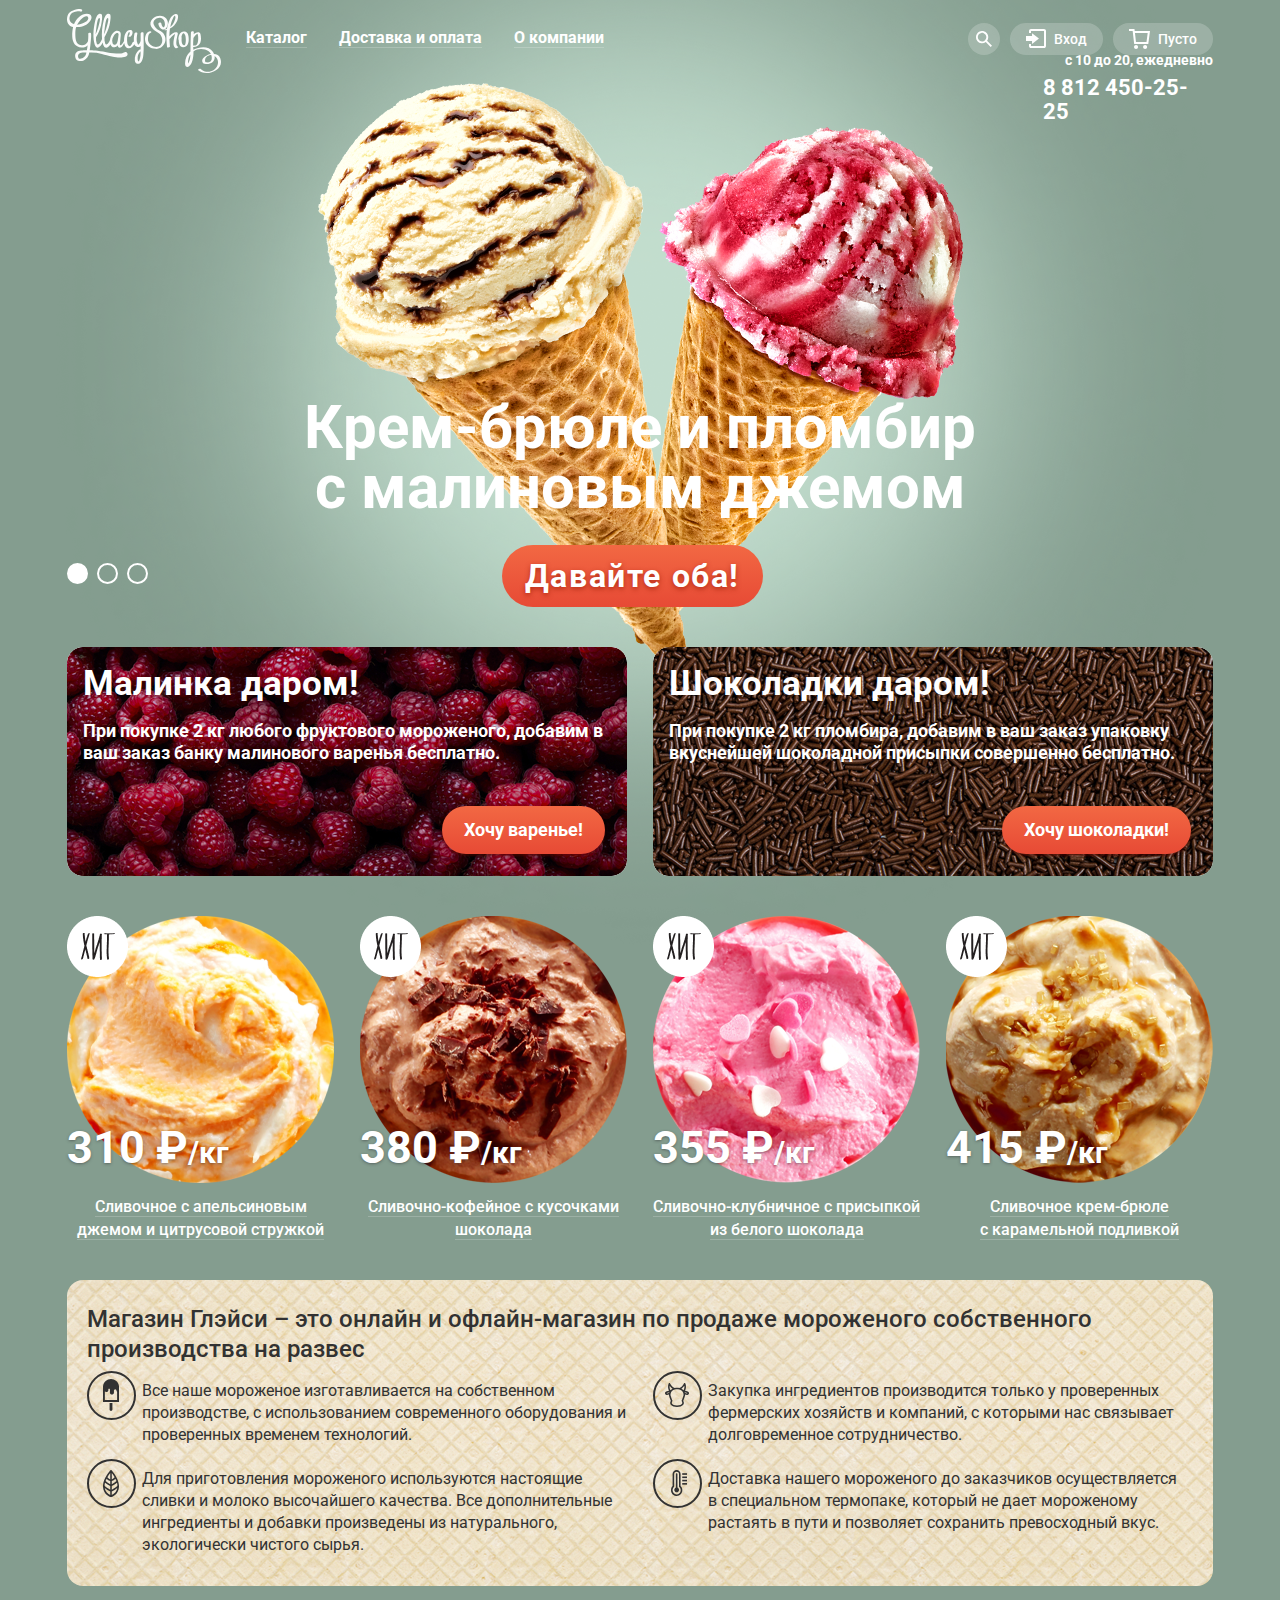
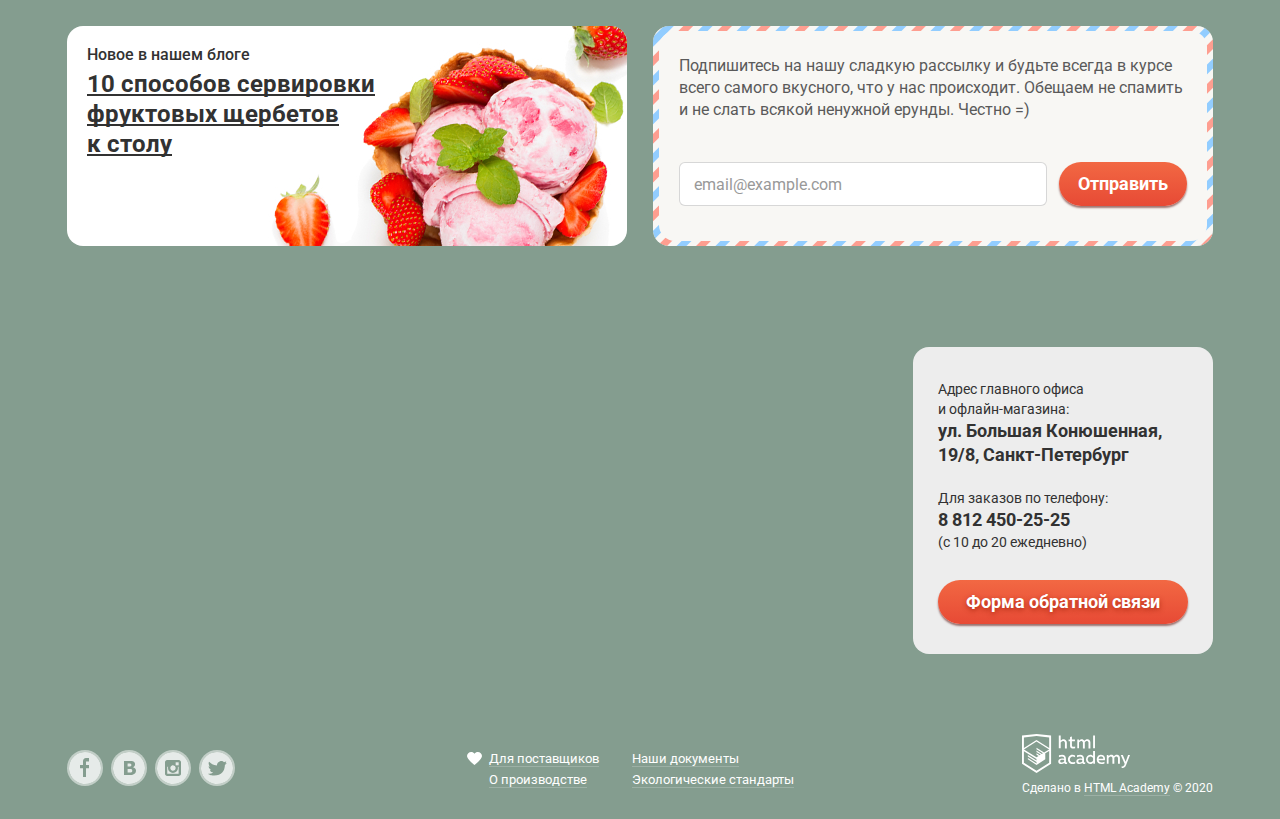
<file: index.html>
<!DOCTYPE html>
<html lang="ru" class="page">

<head>
  <meta charset="utf-8">
  <title>HTML Academy: Глейси</title>
  <link href="https://fonts.googleapis.com/css2?family=Roboto:wght@400;500;700&display=swap" rel="stylesheet">
  <link href="css/normalize.css" rel="stylesheet">
  <link href="css/style.min.css" rel="stylesheet">
</head>

<body class="page-body">

  <div class="site-wrapper site-wrapper-1">
    <div class="container">
      <header class="header">
        <h1 class="visually-hidden">Магазин мороженного Глэйси</h1>
        <a class="logo">
          <img src="img/logo.svg" width="154" height="64" alt="Gllacy Shop">
        </a>
        <nav class="main-navigation">
          <ul class="nav-list">
            <li class="nav-item">
              <a href="catalog.html" class="nav-link"><span class="nav-link-underline">Каталог</span></a>
              <ul class="sub-menu-list">
                <li class="sub-menu-item">
                  <a href="blank.html" class="sub-menu-link">Новинки</a>
                </li>
                <li class="sub-menu-item">
                  <a href="catalog.html" class="sub-menu-link">Сливочное</a>
                </li>
                <li class="sub-menu-item">
                  <a href="blank.html" class="sub-menu-link">Щербеты</a>
                </li>
                <li class="sub-menu-item">
                  <a href="blank.html" class="sub-menu-link">Фруктовый лед</a>
                </li>
                <li class="sub-menu-item">
                  <a href="blank.html" class="sub-menu-link">Мелорин</a>
                </li>
              </ul>
            </li>
            <li class="nav-item">
              <a href="blank.html" class="nav-link"><span class="nav-link-underline">Доставка и оплата</span></a>
            </li>
            <li class="nav-item">
              <a href="blank.html" class="nav-link"><span class="nav-link-underline">О компании</span></a>
            </li>
          </ul>
        </nav>

        <div class="header-buttons">
          <div class="header-search">
            <a href="blank.html" class="header-search-link" aria-label="Поиск"><svg xmlns="http://www.w3.org/2000/svg"
                width="16" height="16" viewBox="0 0 16 16" fill="none">
                <path
                  d="M16 14.6652L11.0785 9.73294C11.9827 8.48188 12.3826 6.93501 12.1984 5.40134C12.0141 3.86767 11.2594 2.4601 10.0848 1.45982C8.91022 0.45954 7.40233 -0.0598191 5.86234 0.00548954C4.32234 0.0707982 2.86363 0.715967 1.77757 1.81212C0.691516 2.90827 0.0580813 4.3747 0.0038002 5.91849C-0.050481 7.46228 0.478388 8.96976 1.48476 10.1398C2.49113 11.3098 3.90092 12.0563 5.43251 12.2301C6.96409 12.4039 8.50472 11.9922 9.74663 11.0772L14.6586 16L16 14.6652ZM6.08152 10.3767C5.24079 10.3767 4.41895 10.1268 3.71991 9.65874C3.02087 9.19063 2.47604 8.5253 2.15431 7.74687C1.83258 6.96844 1.7484 6.11188 1.91241 5.28551C2.07643 4.45913 2.48128 3.70006 3.07576 3.10427C3.67024 2.50849 4.42766 2.10276 5.25223 1.93838C6.0768 1.77401 6.93149 1.85837 7.70822 2.1808C8.48495 2.50324 9.14883 3.04927 9.61591 3.74983C10.083 4.4504 10.3323 5.27404 10.3323 6.11661C10.3298 7.24568 9.88115 8.3278 9.08451 9.12618C8.28788 9.92456 7.20813 10.3742 6.08152 10.3767Z"
                  fill="white" />
              </svg></a>
            <div class="header-search-hover">
              <label for="search-field" class="visually-hidden">Форма поиска</label>
              <input class="search-field" type="search" name="search" id="search-field" placeholder="Крем-брюле">
            </div>
          </div>

          <div class="header-login">
            <a href="blank.html" class="header-login-link">Вход</a>
            <div class="header-login-hover">
              <form class="login-form" action="https://echo.htmlacademy.ru" method="POST">
                <label for="header-email-field" class="visually-hidden">Адрес электронной почты</label>
                <input class="login-form-email" type="email" name="header-email" id="header-email-field"
                  placeholder="email@example.com">
                <label for="header-password-field" class="visually-hidden">Введите пароль</label>
                <input class="login-form-pass" type="password" name="header-password" id="header-password-field"
                  placeholder="&bull;&bull;&bull;&bull;&bull;">
                <input class="btn login-form-btn" type="submit" value="Войти">
              </form>
              <a href="blank.html" class="login-forget">Забыли пароль?</a>
              <a href="blank.html" class="new-registration">Новая регистрация</a>
            </div>
          </div>

          <div class="header-cart">
            <a href="blank.html" class="header-cart-btn">Пусто</a>
          </div>

        </div>

        <div class="header-bottom">
          <p class="header-schedule">с 10 до 20, ежедневно</p>
          <a href="tel:+78124502525" class="header-phone">8 812 450-25-25</a>
        </div>

      </header>
    </div>

    <main>

      <div class="container">

        <section class="slider">
          <h2 class="visually-hidden">Слайдер с товарами</h2>
          <ul class="slider-list">
            <li class="slider-item slide slide-current">
              <h3 class="slide-title">Крем-брюле и пломбир с малиновым джемом</h3>
              <a href="blank.html" class="button slide-button">Давайте оба!</a>
            </li>
            <li class="slider-item slide">
              <h3 class="slide-title">Шоколадный пломбир и лимонный сорбет</h3>
              <a href="blank.html" class="button slide-button">Давайте оба!</a>
            </li>
            <li class="slider-item slide">
              <h3 class="slide-title">Пломбир с помадкой и клубничный щербет</h3>
              <a href="blank.html" class="button slide-button">Давайте оба!</a>
            </li>
          </ul>
          <div class="slider-controls">
            <button type="button" class="slider-controls-btn current-slider-btn" disabled aria-label="Первый слайд"></button>
            <button type="button" class="slider-controls-btn" aria-label="Второй слайд"></button>
            <button type="button" class="slider-controls-btn" aria-label="Третий слайд"></button>
          </div>
        </section>

        <section class="gifts">
          <h2 class="visually-hidden">Подарки</h2>
          <ul class="gifts-list">
            <li class="gift-item raspberry-gift">
              <h3 class="gift-title">Малинка даром!</h3>
              <p class="gift-text">При покупке 2 кг любого фруктового мороженого, добавим в ваш заказ банку малинового
                варенья бесплатно.</p>
              <a href="blank.html" class="btn gift-btn">Хочу варенье!</a>
            </li>
            <li class="gift-item chocolate-gift">
              <h3 class="gift-title">Шоколадки даром!</h3>
              <p class="gift-text">При покупке 2 кг пломбира, добавим в ваш заказ упаковку вкуснейшей шоколадной
                присыпки
                совершенно бесплатно.</p>
              <a href="blank.html" class="btn gift-btn">Хочу шоколадки!</a>
            </li>
          </ul>
        </section>

        <section class="hits">
          <h2 class="visually-hidden">Хиты продаж</h2>
          <ul class="hits-list">
            <li class="hit-item">
              <h3 class="hit-title">
                <a href="blank.html" class="hit-link">
                  <span class="hit-link-underline">Сливочное с апельсиновым джемом и цитрусовой стружкой</span>
                </a>
              </h3>
              <div class="product-highlighter-hover">
                <div class="product-highlighter"></div>
                <a href="blank.html" class="btn highlighter-btn">Быстрый просмотр</a>
              </div>
              <img src="img/hit-label.png" width="61" height="61" alt="ХИТ" class="hit-label">
              <img src="img/product-1.png" width="267" height="267"
                alt="Сливочное с апельсиновым джемом и цитрусовой стружкой" class="hit-product-image">
              <p class="hit-price">310 &#8381;<span class="hit-price-small">/кг</span></p>
            </li>
            <li class="hit-item">
              <h3 class="hit-title">
                <a href="blank.html" class="hit-link">
                  <span class="hit-link-underline">Сливочно-кофейное с&nbsp;кусочками шоколада</span>
                </a>
              </h3>
              <div class="product-highlighter-hover">
                <div class="product-highlighter"></div>
                <a href="blank.html" class="btn highlighter-btn">Быстрый просмотр</a>
              </div>
              <img src="img/hit-label.png" width="61" height="61" alt="ХИТ" class="hit-label">
              <img src="img/product-2.png" width="267" height="267" alt="Сливочно-кофейное с кусочками шоколада"
                class="hit-product-image">
              <p class="hit-price">380 &#8381;<span class="hit-price-small">/кг</span></p>
            </li>
            <li class="hit-item">
              <h3 class="hit-title">
                <a href="blank.html" class="hit-link">
                  <span class="hit-link-underline">Сливочно-клубничное с&nbsp;присыпкой из белого шоколада</span>
                </a>
              </h3>
              <div class="product-highlighter-hover">
                <div class="product-highlighter"></div>
                <a href="blank.html" class="btn highlighter-btn">Быстрый просмотр</a>
              </div>
              <img src="img/hit-label.png" width="61" height="61" alt="ХИТ" class="hit-label">
              <img src="img/product-3.png" width="267" height="267"
                alt="Сливочно-клубничное с присыпкой из белого шоколада" class="hit-product-image">
              <p class="hit-price">355 &#8381;<span class="hit-price-small">/кг</span></p>
            </li>
            <li class="hit-item">
              <h3 class="hit-title">
                <a href="blank.html" class="hit-link">
                  <span class="hit-link-underline">Сливочное крем-брюле с&nbsp;карамельной подливкой</span>
                </a>
              </h3>
              <div class="product-highlighter-hover">
                <div class="product-highlighter"></div>
                <a href="blank.html" class="btn highlighter-btn">Быстрый просмотр</a>
              </div>
              <img src="img/hit-label.png" width="61" height="61" alt="ХИТ" class="hit-label">
              <img src="img/product-4.png" width="267" height="267" alt="Сливочное крем-брюле с карамельной подливкой"
                class="hit-product-image">
              <p class="hit-price">415 &#8381;<span class="hit-price-small">/кг</span></p>
            </li>
          </ul>
        </section>

        <section class="about">
          <h2 class="visually-hidden">О магазине Глейси</h2>
          <h3 class="about-title">Магазин Глэйси – это онлайн и офлайн-магазин по продаже мороженого собственного
            производства на развес</h3>
          <ul class="about-list">
            <li class="about-item about-icon-ice">
              Все наше мороженое изготавливается на собственном производстве, с использованием современного оборудования
              и
              проверенных временем технологий.
            </li>
            <li class="about-item about-icon-cow">
              Закупка ингредиентов производится только у проверенных фермерских хозяйств и компаний, с которыми нас
              связывает долговременное сотрудничество.
            </li>
            <li class="about-item about-icon-leaf">
              Для приготовления мороженого используются настоящие сливки и молоко высочайшего качества. Все
              дополнительные
              ингредиенты и добавки произведены из натурального, экологически чистого сырья.
            </li>
            <li class="about-item about-icon-thermo">
              Доставка нашего мороженого до заказчиков осуществляется в&nbsp;специальном термопаке, который не дает
              мороженому растаять в пути и позволяет сохранить превосходный вкус.
            </li>
          </ul>
        </section>

        <div class="news-and-mailing">

          <article class="blog-news">
            <h2 class="blog-news-title">Новое в нашем блоге</h2>
            <h3 class="blog-news-title-item">
              <a href="blank.html" class="blog-news-title-link"><span class="news-link-underline">10 способов сервировки
                  фруктовых щербетов к&nbsp;столу</span></a>
            </h3>
          </article>

          <aside class="mailing">
            <div class="mailing-inner">
              <h2 class="visually-hidden">Почтовая рассылка</h2>
              <p class="mailing-text">Подпишитесь на нашу сладкую рассылку и будьте всегда в курсе всего самого
                вкусного,
                что у нас происходит. Обещаем не спамить и не слать всякой ненужной ерунды. Честно =)</p>
              <form class="mailing-form" action="https://echo.htmlacademy.ru" method="POST">
                <label for="mailing-field-input" class="visually-hidden">Адрес вашей электронной почты</label>
                <input type="email" class="mailing-field" id="mailing-field-input" placeholder="email@example.com">
                <input type="submit" class="btn mailing-btn" value="Отправить">
              </form>
            </div>
          </aside>

        </div>

        <section class="contacts">
          <h2 class="visually-hidden">Как до нас добраться</h2>
          <div class="contacts-map">
            <iframe
              src="https://www.google.com/maps/embed?pb=!1m18!1m12!1m3!1d1998.6020057715862!2d30.325911997957533!3d59.93874604080648!2m3!1f0!2f0!3f0!3m2!1i1024!2i768!4f13.1!3m3!1m2!1s0x4696310fca145cc1%3A0x42b32648d8238007!2z0JHQvtC70YzRiNCw0Y8g0JrQvtC90Y7RiNC10L3QvdCw0Y8g0YPQuy4sIDE5LzgsINCh0LDQvdC60YIt0J_QtdGC0LXRgNCx0YPRgNCzLCAxOTExODY!5e0!3m2!1sru!2sru!4v1604399517039!5m2!1sru!2sru"
              width="1200" height="430" style="border:0;" allowfullscreen="" aria-hidden="false" tabindex="0"></iframe>
          </div>
          <div class="contacts-text">
            <p class="contacts-address">Адрес главного офиса<br>и офлайн-магазина:</p>
            <p class="contacts-bold">ул. Большая Конюшенная,<br>19/8, Санкт-Петербург</p>
            <p class="contacts-phone">Для заказов по телефону:</p>
            <a class="contacts-bold" href="tel:+78124502525">8 812 450-25-25</a>
            <p class="contacts-schedule">(с 10 до 20 ежедневно)</p>
            <a href="blank.html" class="btn contacts-feedback-btn">Форма обратной связи</a>
          </div>
        </section>

      </div>

    </main>

    <footer class="footer container">
      <ul class="social-list">
        <li class="social-item">
          <a href="#" class="social-link link-fb" aria-label="Facebook"></a>
        </li>
        <li class="social-item">
          <a href="#" class="social-link link-vk" aria-label="Vkontakte"></a>
        </li>
        <li class="social-item">
          <a href="#" class="social-link link-in" aria-label="Instagram"></a>
        </li>
        <li class="social-item">
          <a href="#" class="social-link link-tw" aria-label="Twitter"></a>
        </li>
      </ul>
      <ul class="footer-documents-list">
        <li class="footer-document-item">
          <a href="blank.html" class="footer-document-link document-link-favorite"><span
              class="document-link-underline">Для
              поставщиков</span></a>
        </li>
        <li class="footer-middle-item">
          <a href="blank.html" class="footer-document-link"><span class="document-link-underline">Наши
              документы</span></a>
        </li>
        <li class="footer-middle-item">
          <a href="blank.html" class="footer-document-link"><span class="document-link-underline">О
              производстве</span></a>
        </li>
        <li class="footer-middle-item">
          <a href="blank.html" class="footer-document-link"><span class="document-link-underline">Экологические
              стандарты</span></a>
        </li>
      </ul>
      <div class="footer-academy">
        <a href="https://htmlacademy.ru/intensive/htmlcss" class="footer-academy-logo" aria-label="Ссылка на сайт HTML Academy"><img src="img/logo-academy.svg"
            width="108" height="39" alt="HTML Academy"></a>
        <p class="footer-academy-text">Сделано в <a href="https://htmlacademy.ru/intensive/htmlcss"
            class="footer-academy-link"><span class="academy-link-underline">HTML Academy</span></a> &copy; 2020</p>
      </div>

    </footer>
  </div>

  <div class="overlay-modal-feedback">
    <section class="modal modal-feedback">
      <h2 class="visually-hidden">Форма обратной связи</h2>
      <h3 class="modal-feedback-title">Мы обязательно вам ответим!</h3>
      <form class="feedback-form" action="https://echo.htmlacademy.ru" method="POST">
        <label for="feedback-input-name" class="visually-hidden">Ваши имя и фамилия</label>
        <input class="feedback-input" type="text" name="feedback-name" id="feedback-input-name"
          placeholder="Имя Фамилия">
        <label for="feedback-input-email" class="visually-hidden">Адрес вашей электронной почты</label>
        <input class="feedback-input" type="email" name="feedback-email" id="feedback-input-email"
          placeholder="email@example.com">
        <label for="feedback-letter-textarea" class="visually-hidden">Текст письма</label>
        <textarea name="feedback-letter" cols="30" rows="10" class="feedback-letter" id="feedback-letter-textarea"
          placeholder="В свободной форме"></textarea>
        <input type="submit" class="btn feedback-btn" value="Отправить">
      </form>
      <button class="modal-close" type="button" aria-label="Закрыть"></button>
    </section>
  </div>

  <script src="js/script.min.js"></script>

</body>

</html>
</file>
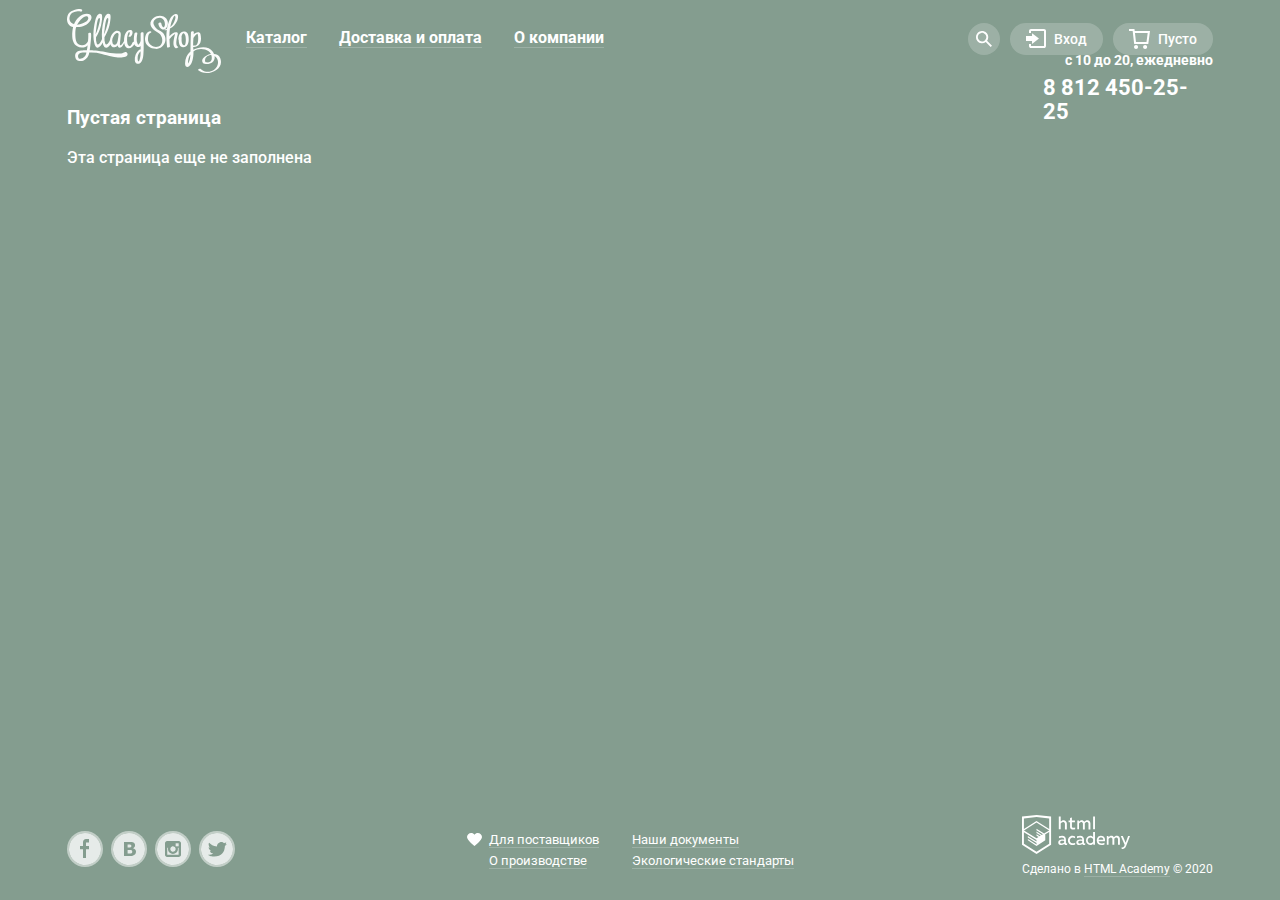
<file: blank.html>
<!DOCTYPE html>
<html lang="ru" class="page">

<head>
  <meta charset="utf-8">
  <title>HTML Academy: Глейси</title>
  <link href="https://fonts.googleapis.com/css2?family=Roboto:wght@400;500;700&display=swap" rel="stylesheet">
  <link href="css/normalize.css" rel="stylesheet">
  <link href="css/style.min.css" rel="stylesheet">
</head>

<body class="page-body">


    <div class="container">
      <header class="header">
        <h1 class="visually-hidden">Магазин мороженного Глэйси</h1>
        <a href="index.html" class="logo">
          <img src="img/logo.svg" width="154" height="64" alt="Gllacy Shop">
        </a>
        <nav class="main-navigation">
          <ul class="nav-list">
            <li class="nav-item">
              <a href="catalog.html" class="nav-link"><span class="nav-link-underline">Каталог</span></a>
              <ul class="sub-menu-list">
                <li class="sub-menu-item">
                  <a href="blank.html" class="sub-menu-link">Новинки</a>
                </li>
                <li class="sub-menu-item">
                  <a href="catalog.html" class="sub-menu-link">Сливочное</a>
                </li>
                <li class="sub-menu-item">
                  <a href="blank.html" class="sub-menu-link">Щербеты</a>
                </li>
                <li class="sub-menu-item">
                  <a href="blank.html" class="sub-menu-link">Фруктовый лед</a>
                </li>
                <li class="sub-menu-item">
                  <a href="blank.html" class="sub-menu-link">Мелорин</a>
                </li>
              </ul>
            </li>
            <li class="nav-item">
              <a href="blank.html" class="nav-link"><span class="nav-link-underline">Доставка и оплата</span></a>
            </li>
            <li class="nav-item">
              <a href="blank.html" class="nav-link"><span class="nav-link-underline">О компании</span></a>
            </li>
          </ul>
        </nav>

        <div class="header-buttons">
          <div class="header-search">
            <a href="blank.html" class="header-search-link" aria-label="Поиск"><svg xmlns="http://www.w3.org/2000/svg"
                width="16" height="16" viewBox="0 0 16 16" fill="none">
                <path
                  d="M16 14.6652L11.0785 9.73294C11.9827 8.48188 12.3826 6.93501 12.1984 5.40134C12.0141 3.86767 11.2594 2.4601 10.0848 1.45982C8.91022 0.45954 7.40233 -0.0598191 5.86234 0.00548954C4.32234 0.0707982 2.86363 0.715967 1.77757 1.81212C0.691516 2.90827 0.0580813 4.3747 0.0038002 5.91849C-0.050481 7.46228 0.478388 8.96976 1.48476 10.1398C2.49113 11.3098 3.90092 12.0563 5.43251 12.2301C6.96409 12.4039 8.50472 11.9922 9.74663 11.0772L14.6586 16L16 14.6652ZM6.08152 10.3767C5.24079 10.3767 4.41895 10.1268 3.71991 9.65874C3.02087 9.19063 2.47604 8.5253 2.15431 7.74687C1.83258 6.96844 1.7484 6.11188 1.91241 5.28551C2.07643 4.45913 2.48128 3.70006 3.07576 3.10427C3.67024 2.50849 4.42766 2.10276 5.25223 1.93838C6.0768 1.77401 6.93149 1.85837 7.70822 2.1808C8.48495 2.50324 9.14883 3.04927 9.61591 3.74983C10.083 4.4504 10.3323 5.27404 10.3323 6.11661C10.3298 7.24568 9.88115 8.3278 9.08451 9.12618C8.28788 9.92456 7.20813 10.3742 6.08152 10.3767Z"
                  fill="white" />
              </svg></a>
            <div class="header-search-hover">
              <label for="search-field" class="visually-hidden">Форма поиска</label>
              <input class="search-field" type="search" name="search" id="search-field" placeholder="Крем-брюле">
            </div>
          </div>

          <div class="header-login">
            <a href="blank.html" class="header-login-link">Вход</a>
            <div class="header-login-hover">
              <form class="login-form" action="https://echo.htmlacademy.ru" method="POST">
                <label for="header-email-field" class="visually-hidden">Адрес электронной почты</label>
                <input class="login-form-email" type="email" name="header-email" id="header-email-field" placeholder="email@example.com">
                <label for="header-password-field" class="visually-hidden">Введите пароль</label>
                <input class="login-form-pass" type="password" name="header-password" id="header-password-field"
                  placeholder="&bull;&bull;&bull;&bull;&bull;">
                <input class="btn login-form-btn" type="submit" value="Войти">
              </form>
              <a href="blank.html" class="login-forget">Забыли пароль?</a>
              <a href="blank.html" class="new-registration">Новая регистрация</a>
            </div>
          </div>

          <div class="header-cart">
            <a href="blank.html" class="header-cart-btn">Пусто</a>
          </div>

        </div>

        <div class="header-bottom">
          <p class="header-schedule">с 10 до 20, ежедневно</p>
          <a href="tel:+78124502525" class="header-phone">8 812 450-25-25</a>
        </div>

      </header>
    </div>


    <main class="container">
      <h3 class="blank-title">Пустая страница</h3>
      <p class="blank-text">Эта страница еще не заполнена</p>

    </main>

    <footer class="footer container">
      <ul class="social-list">
        <li class="social-item">
          <a href="#" class="social-link link-fb" aria-label="Facebook"></a>
        </li>
        <li class="social-item">
          <a href="#" class="social-link link-vk" aria-label="Vkontakte"></a>
        </li>
        <li class="social-item">
          <a href="#" class="social-link link-in" aria-label="Instagram"></a>
        </li>
        <li class="social-item">
          <a href="#" class="social-link link-tw" aria-label="Twitter"></a>
        </li>
      </ul>
      <ul class="footer-documents-list">
        <li class="footer-document-item">
          <a href="blank.html" class="footer-document-link document-link-favorite"><span
              class="document-link-underline">Для
              поставщиков</span></a>
        </li>
        <li class="footer-middle-item">
          <a href="blank.html" class="footer-document-link"><span class="document-link-underline">Наши
              документы</span></a>
        </li>
        <li class="footer-middle-item">
          <a href="blank.html" class="footer-document-link"><span class="document-link-underline">О
              производстве</span></a>
        </li>
        <li class="footer-middle-item">
          <a href="blank.html" class="footer-document-link"><span class="document-link-underline">Экологические
              стандарты</span></a>
        </li>
      </ul>
      <div class="footer-academy">
        <a href="https://htmlacademy.ru/intensive/htmlcss" class="footer-academy-logo" aria-label="Ссылка на сайт HTML Academy"><img src="img/logo-academy.svg"
            width="108" height="39" alt="HTML Academy"></a>
        <p class="footer-academy-text">Сделано в <a href="https://htmlacademy.ru/intensive/htmlcss"
            class="footer-academy-link"><span class="academy-link-underline">HTML Academy</span></a> &copy; 2020</p>
      </div>

    </footer>

</body>

</html>
</file>
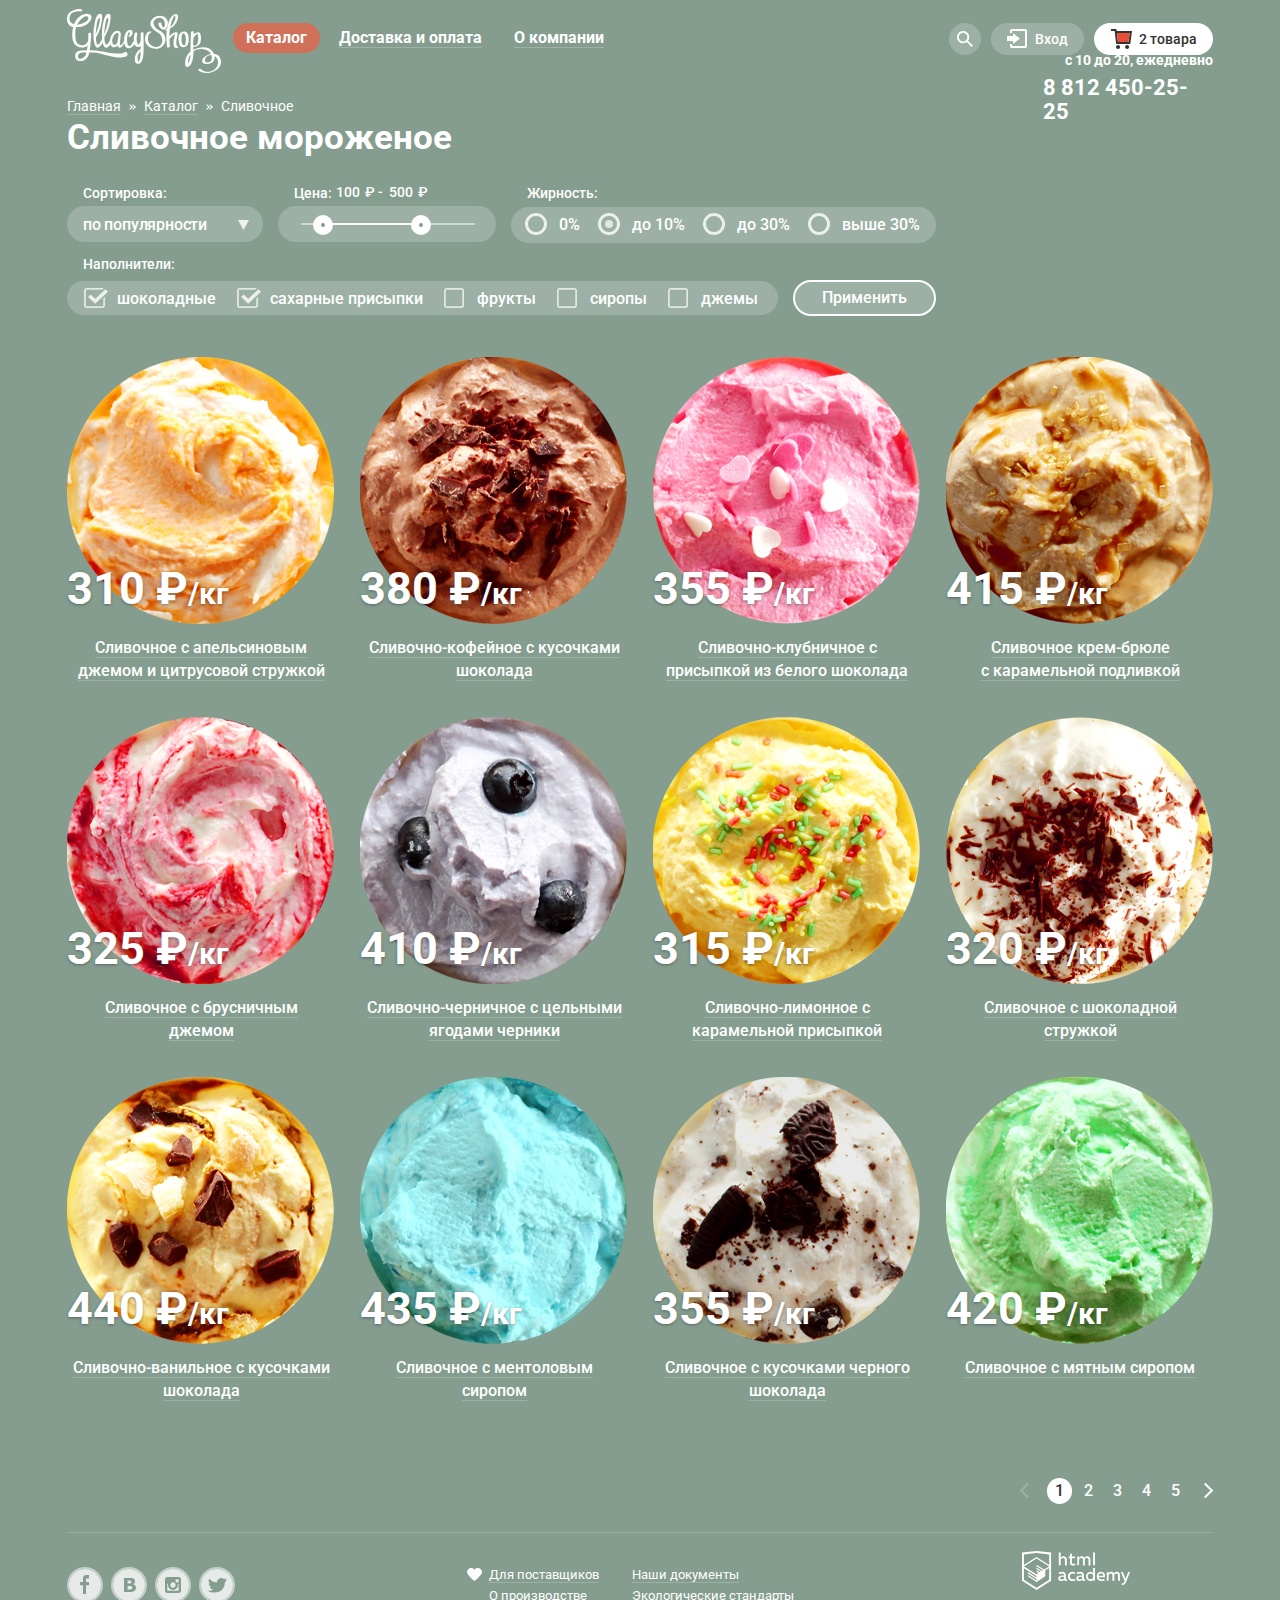
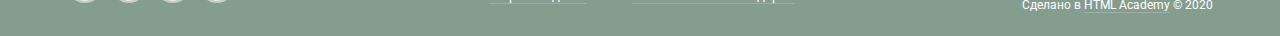
<file: catalog.html>
<!DOCTYPE html>
<html lang="ru" class="page">

<head>
  <meta charset="utf-8">
  <title>HTML Academy: Глейси</title>
  <link href="https://fonts.googleapis.com/css2?family=Roboto:wght@400;500;700&display=swap" rel="stylesheet">
  <link href="css/normalize.css" rel="stylesheet">
  <link href="css/style.min.css" rel="stylesheet">
</head>

<body class="page-body-catalog">

  <div class="container">
    <header class="header">

      <h1 class="visually-hidden">Магазин мороженного Глэйси</h1>
      <a href="index.html" class="logo">
        <img src="img/logo.svg" width="154" height="64" alt="Gllacy Shop">
      </a>
      <nav class="main-navigation">
        <ul class="nav-list">
          <li class="nav-item">
            <a href="catalog.html" class="nav-link nav-link-current"><span class="nav-link-underline">Каталог</span></a>
            <ul class="sub-menu-list">
              <li class="sub-menu-item">
                <a href="blank.html" class="sub-menu-link">Новинки</a>
              </li>
              <li class="sub-menu-item">
                <a class="sub-menu-link sub-menu-link-current">Сливочное</a>
              </li>
              <li class="sub-menu-item">
                <a href="blank.html" class="sub-menu-link">Щербеты</a>
              </li>
              <li class="sub-menu-item">
                <a href="blank.html" class="sub-menu-link">Фруктовый лед</a>
              </li>
              <li class="sub-menu-item">
                <a href="blank.html" class="sub-menu-link">Мелорин</a>
              </li>
            </ul>
          </li>
          <li class="nav-item">
            <a href="blank.html" class="nav-link"><span class="nav-link-underline">Доставка и оплата</span></a>
          </li>
          <li class="nav-item">
            <a href="blank.html" class="nav-link"><span class="nav-link-underline">О компании</span></a>
          </li>
        </ul>
      </nav>

      <div class="header-buttons">
        <div class="header-search">
          <a href="blank.html" class="header-search-link" aria-label="Поиск"><svg xmlns="http://www.w3.org/2000/svg"
              width="16" height="16" viewBox="0 0 16 16" fill="none">
              <path
                d="M16 14.6652L11.0785 9.73294C11.9827 8.48188 12.3826 6.93501 12.1984 5.40134C12.0141 3.86767 11.2594 2.4601 10.0848 1.45982C8.91022 0.45954 7.40233 -0.0598191 5.86234 0.00548954C4.32234 0.0707982 2.86363 0.715967 1.77757 1.81212C0.691516 2.90827 0.0580813 4.3747 0.0038002 5.91849C-0.050481 7.46228 0.478388 8.96976 1.48476 10.1398C2.49113 11.3098 3.90092 12.0563 5.43251 12.2301C6.96409 12.4039 8.50472 11.9922 9.74663 11.0772L14.6586 16L16 14.6652ZM6.08152 10.3767C5.24079 10.3767 4.41895 10.1268 3.71991 9.65874C3.02087 9.19063 2.47604 8.5253 2.15431 7.74687C1.83258 6.96844 1.7484 6.11188 1.91241 5.28551C2.07643 4.45913 2.48128 3.70006 3.07576 3.10427C3.67024 2.50849 4.42766 2.10276 5.25223 1.93838C6.0768 1.77401 6.93149 1.85837 7.70822 2.1808C8.48495 2.50324 9.14883 3.04927 9.61591 3.74983C10.083 4.4504 10.3323 5.27404 10.3323 6.11661C10.3298 7.24568 9.88115 8.3278 9.08451 9.12618C8.28788 9.92456 7.20813 10.3742 6.08152 10.3767Z"
                fill="white" />
            </svg></a>
          <div class="header-search-hover">
            <label for="search-field" class="visually-hidden">Форма поиска</label>
            <input class="search-field" type="search" name="search" id="search-field" placeholder="Крем-брюле">
          </div>
        </div>

        <div class="header-login">
          <a href="blank.html" class="header-login-link">Вход</a>
          <div class="header-login-hover">
            <form class="login-form" action="https://echo.htmlacademy.ru" method="POST">
              <label for="header-email-field" class="visually-hidden">Адрес электронной почты</label>
              <input class="login-form-email" type="email" name="header-email" id="header-email-field" placeholder="email@example.com">
              <label for="header-password-field" class="visually-hidden">Введите пароль</label>
              <input class="login-form-pass" type="password" name="header-password" id="header-password-field" placeholder="&bull;&bull;&bull;&bull;&bull;">
              <input class="btn login-form-btn" type="submit" value="Войти">
            </form>
            <a href="blank.html" class="login-forget">Забыли пароль?</a>
            <a href="blank.html" class="new-registration">Новая регистрация</a>
          </div>
        </div>

        <div class="header-cart">
          <a href="blank.html" class="header-cart-btn header-cart-active-btn">2 товара</a>
          <div class="header-cart-hover">
            <table class="cart-table">
              <tr class="cart-table-row">
                <td class="cart-table-cell">
                  <button class="cart-del-btn" aria-label="Удалить из списка"></button>
                </td>
                <td class="cart-table-cell">
                  <img class="cart-img" width="33" height="33" src="img/product-1-small.png" alt="Пломбир с апельсиновым джемом">
                </td>
                <td class="cart-table-cell">
                  Пломбир с апельсиновым джемом
                </td>
                <td class="cart-table-cell">
                  1,5 кг х
                </td>
                <td class="cart-table-cell table-price">
                  200 руб.
                </td>
                <td class="cart-table-cell">
                  300 руб.
                </td>
              </tr>
              <tr class="cart-table-row">
                <td class="cart-table-cell">
                  <button class="cart-del-btn" aria-label="Удалить из списка"></button>
                </td>
                <td class="cart-table-cell">
                  <img class="cart-img" width="33" height="33" src="img/product-3-small.png" alt="Пломбир с апельсиновым джемом">
                </td>
                <td class="cart-table-cell">
                  Клубничный пломбир с присыпкой из белого шоколада
                </td>
                <td class="cart-table-cell">
                  1,5 кг х
                </td>
                <td class="cart-table-cell table-price">
                  300 руб.
                </td>
                <td class="cart-table-cell">
                  450 руб.
                </td>
              </tr>
            </table>
            <p class="cart-total-cost">Итого: 750 руб.</p>
            <a href="blank.html" class="btn cart-order-btn">Оформить заказ</a>
          </div>
        </div>

      </div>

      <div class="header-bottom">
        <p class="header-schedule">с 10 до 20, ежедневно</p>
        <a href="tel:+78124502525" class="header-phone">8 812 450-25-25</a>
      </div>

    </header>
  </div>

  <main>

    <div class="container">

      <ul class="breadcrumbs">
        <li class="breadcrumb-item">
          <a href="index.html" class="breadcrumb-link">Главная</a>
        </li>
        <li class="breadcrumb-item">
          <a href="blank.html" class="breadcrumb-link">Каталог</a>
        </li>
        <li class="breadcrumb-item">
          <a class="breadcrumb-link">Сливочное</a>
        </li>
      </ul>

      <h2 class="catalog-page-title">Сливочное мороженое</h2>

      <form class="filter" action="https://echo.htmlacademy.ru" method="POST">
        <fieldset class="sort">
          <legend>Сортировка:</legend>
          <label for="filter-sort-field" class="visually-hidden">Сортировка продуктов</label>
          <select name="filter-sort" id="filter-sort-field" class="filter-sort">
            <option value="sort-by-popularity" class="sort-option">по популярности</option>
            <option value="sort-first-cheap" class="sort-option">сначала недорогие</option>
            <option value="sort-first-expensive" class="sort-option">сначала дорогие</option>
            <option value="sort-by-fatness" class="sort-option">по жирности</option>
          </select>
        </fieldset>
        <fieldset class="price-range">
          <legend>Цена:</legend>
          <div class="range-filter">
            <div class="range-controls">
              <div class="scale">
                <div class="bar"></div>
              </div>
              <div class="toggle toggle-min" tabindex="0"></div>
              <div class="toggle toggle-max" tabindex="0"></div>
            </div>
            <div class="price-controls">
              <label class="min-price">
                <input class="price-controls-field" type="text" name="min-price" value="100"> &#8381; &dash;
              </label>
              <label class="max-price">
                <input class="price-controls-field" type="text" name="max-price" value="500"> &#8381;
              </label>
            </div>
          </div>
        </fieldset>
        <fieldset class="fatness">
          <legend>Жирность:</legend>
          <ul class="fatness-list">
            <li class="fatness-item">
              <input class="fatness-radio visually-hidden" type="radio" name="fatness-filter" id="fatness-0%">
              <label for="fatness-0%" class="fatness-label">0%</label>
            </li>
            <li class="fatness-item">
              <input class="fatness-radio visually-hidden" type="radio" name="fatness-filter" id="fatness-less10%"
                checked>
              <label for="fatness-less10%" class="fatness-label">до 10%</label>
            </li>
            <li class="fatness-item">
              <input class="fatness-radio visually-hidden" type="radio" name="fatness-filter" id="fatness-less30%">
              <label for="fatness-less30%" class="fatness-label">до 30%</label>
            </li>
            <li class="fatness-item">
              <input class="fatness-radio visually-hidden" type="radio" name="fatness-filter" id="fatness-more30%">
              <label for="fatness-more30%" class="fatness-label">выше 30%</label>
            </li>
          </ul>
        </fieldset>
        <fieldset class="additives">
          <legend>Наполнители:</legend>
          <ul class="additives-list">
            <li class="additives-item">
              <input class="additives-checkbox visually-hidden" type="checkbox" name="chocolate" id="chocolate-additive"
                checked>
              <label for="chocolate-additive">шоколадные</label>
            </li>
            <li class="additives-item">
              <input class="additives-checkbox visually-hidden" type="checkbox" name="sugar" id="sugar-additive"
                checked>
              <label for="sugar-additive">сахарные присыпки</label>
            </li>
            <li class="additives-item">
              <input class="additives-checkbox visually-hidden" type="checkbox" name="fruits" id="fruits-additive">
              <label for="fruits-additive">фрукты</label>
            </li>
            <li class="additives-item">
              <input class="additives-checkbox visually-hidden" type="checkbox" name="syrup" id="syrup-additive">
              <label for="syrup-additive">сиропы</label>
            </li>
            <li class="additives-item">
              <input class="additives-checkbox visually-hidden" type="checkbox" name="jam" id="jam-additive">
              <label for="jam-additive">джемы</label>
            </li>
          </ul>
        </fieldset>
        <button type="submit" class="filter-btn">Применить</button>
      </form>

      <section class="products">
        <ul class="products-list">
          <li class="product-item">
            <h3 class="product-title">
              <a href="blank.html" class="product-link">
                <span class="product-link-underline">Сливочное с апельсиновым джемом и
                  цитрусовой стружкой</span>
              </a>
            </h3>
            <div class="product-highlighter-hover">
              <div class="product-highlighter"></div>
              <a href="blank.html" class="btn highlighter-btn">Быстрый просмотр</a>
            </div>
            <img src="img/product-1.png" width="267" height="267"
              alt="Сливочное с апельсиновым джемом и цитрусовой стружкой" class="product-image">
            <p class="product-price">310 &#8381;<span class="product-price-small">/кг</span></p>
          </li>
          <li class="product-item">
            <h3 class="product-title">
              <a href="blank.html" class="product-link">
                <span class="product-link-underline">Сливочно-кофейное с кусочками
                  шоколада</span>
              </a>
            </h3>
            <div class="product-highlighter-hover">
              <div class="product-highlighter"></div>
              <a href="blank.html" class="btn highlighter-btn">Быстрый просмотр</a>
            </div>
            <img src="img/product-2.png" width="267" height="267" alt="Сливочно-кофейное с кусочками шоколада"
              class="product-image">
            <p class="product-price">380 &#8381;<span class="product-price-small">/кг</span></p>
          </li>
          <li class="product-item">
            <h3 class="product-title">
              <a href="blank.html" class="product-link">
                <span class="product-link-underline">Сливочно-клубничное с присыпкой из белого
                  шоколада</span>
              </a>
            </h3>
            <div class="product-highlighter-hover">
              <div class="product-highlighter"></div>
              <a href="blank.html" class="btn highlighter-btn">Быстрый просмотр</a>
            </div>
            <img src="img/product-3.png" width="267" height="267"
              alt="Сливочно-клубничное с присыпкой из белого шоколада" class="product-image">
            <p class="product-price">355 &#8381;<span class="product-price-small">/кг</span></p>
          </li>
          <li class="product-item">
            <h3 class="product-title">
              <a href="blank.html" class="product-link">
                <span class="product-link-underline">Сливочное крем-брюле с&nbsp;карамельной
                  подливкой</span>
              </a>
            </h3>
            <div class="product-highlighter-hover">
              <div class="product-highlighter"></div>
              <a href="blank.html" class="btn highlighter-btn">Быстрый просмотр</a>
            </div>
            <img src="img/product-4.png" width="267" height="267" alt="Сливочное крем-брюле с карамельной подливкой"
              class="product-image">
            <p class="product-price">415 &#8381;<span class="product-price-small">/кг</span></p>
          </li>
          <li class="product-item">
            <h3 class="product-title">
              <a href="blank.html" class="product-link">
                <span class="product-link-underline">Сливочное с брусничным джемом</span>
              </a>
            </h3>
            <div class="product-highlighter-hover">
              <div class="product-highlighter"></div>
              <a href="blank.html" class="btn highlighter-btn">Быстрый просмотр</a>
            </div>
            <img src="img/product-5.png" width="267" height="267" alt="Сливочное с брусничным джемом"
              class="product-image">
            <p class="product-price">325 &#8381;<span class="product-price-small">/кг</span></p>
          </li>
          <li class="product-item">
            <h3 class="product-title">
              <a href="blank.html" class="product-link">
                <span class="product-link-underline">Сливочно-черничное с цельными ягодами
                  черники</span>
              </a>
            </h3>
            <div class="product-highlighter-hover">
              <div class="product-highlighter"></div>
              <a href="blank.html" class="btn highlighter-btn">Быстрый просмотр</a>
            </div>
            <img src="img/product-6.png" width="267" height="267" alt="Сливочно-черничное с цельными ягодами черники"
              class="product-image">
            <p class="product-price">410 &#8381;<span class="product-price-small">/кг</span></p>
          </li>
          <li class="product-item">
            <h3 class="product-title">
              <a href="blank.html" class="product-link">
                <span class="product-link-underline">Сливочно-лимонное с карамельной
                  присыпкой</span>
              </a>
            </h3>
            <div class="product-highlighter-hover">
              <div class="product-highlighter"></div>
              <a href="blank.html" class="btn highlighter-btn">Быстрый просмотр</a>
            </div>
            <img src="img/product-7.png" width="267" height="267" alt="Сливочно-лимонное с карамельной присыпкой"
              class="product-image">
            <p class="product-price">315 &#8381;<span class="product-price-small">/кг</span></p>
          </li>
          <li class="product-item">
            <h3 class="product-title">
              <a href="blank.html" class="product-link">
                <span class="product-link-underline">Сливочное с шоколадной стружкой</span></a></h3>
            <div class="product-highlighter-hover">
              <div class="product-highlighter"></div>
              <a href="blank.html" class="btn highlighter-btn">Быстрый просмотр</a>
            </div>
            <img src="img/product-8.png" width="267" height="267" alt="Сливочное с шоколадной стружкой"
              class="product-image">
            <p class="product-price">320 &#8381;<span class="product-price-small">/кг</span></p>
          </li>
          <li class="product-item">
            <h3 class="product-title">
              <a href="blank.html" class="product-link">
                <span class="product-link-underline">Сливочно-ванильное с&nbsp;кусочками шоколада</span>
              </a>
            </h3>
            <div class="product-highlighter-hover">
              <div class="product-highlighter"></div>
              <a href="blank.html" class="btn highlighter-btn">Быстрый просмотр</a>
            </div>
            <img src="img/product-9.png" width="267" height="267" alt="Сливочно-ванильное с кусочками шоколада"
              class="product-image">
            <p class="product-price">440 &#8381;<span class="product-price-small">/кг</span></p>
          </li>
          <li class="product-item">
            <h3 class="product-title">
              <a href="blank.html" class="product-link">
                <span class="product-link-underline">Сливочноe с ментоловым сиропом</span>
              </a>
            </h3>
            <div class="product-highlighter-hover">
              <div class="product-highlighter"></div>
              <a href="blank.html" class="btn highlighter-btn">Быстрый просмотр</a>
            </div>
            <img src="img/product-10.png" width="267" height="267" alt="Сливочноe с ментоловым сиропом"
              class="product-image">
            <p class="product-price">435 &#8381;<span class="product-price-small">/кг</span></p>
          </li>
          <li class="product-item">
            <h3 class="product-title">
              <a href="blank.html" class="product-link">
                <span class="product-link-underline">Сливочное с&nbsp;кусочками черного шоколада</span>
              </a>
            </h3>
            <div class="product-highlighter-hover">
              <div class="product-highlighter"></div>
              <a href="blank.html" class="btn highlighter-btn">Быстрый просмотр</a>
            </div>
            <img src="img/product-11.png" width="267" height="267" alt="Сливочное с кусочками черного шоколада"
              class="product-image">
            <p class="product-price">355 &#8381;<span class="product-price-small">/кг</span></p>
          </li>
          <li class="product-item">
            <h3 class="product-title">
              <a href="blank.html" class="product-link">
                <span class="product-link-underline">Сливочное с мятным сиропом</span>
              </a>
            </h3>
            <div class="product-highlighter-hover">
              <div class="product-highlighter"></div>
              <a href="blank.html" class="btn highlighter-btn">Быстрый просмотр</a>
            </div>
            <img src="img/product-12.png" width="267" height="267" alt="Сливочное с мятным сиропом"
              class="product-image">
            <p class="product-price">420 &#8381;<span class="product-price-small">/кг</span></p>
          </li>
        </ul>
      </section>

      <ul class="pagination">
        <li class="page-item">
          <a class="page-link page-previous page-disabled" aria-label="Предыдущие страницы"></a>
        </li>
        <li class="page-item">
          <a class="page-link page-link-active">1</a>
        </li>
        <li class="page-item">
          <a href="blank.html" class="page-link">2</a>
        </li>
        <li class="page-item">
          <a href="blank.html" class="page-link">3</a>
        </li>
        <li class="page-item">
          <a href="blank.html" class="page-link">4</a>
        </li>
        <li class="page-item">
          <a href="blank.html" class="page-link">5</a>
        </li>
        <li class="page-item">
          <a href="blank.html" class="page-link page-next" aria-label="Следующие страницы"></a>
        </li>
      </ul>
    </div>

  </main>

  <footer class="footer container">
    <ul class="social-list">
      <li class="social-item">
        <a href="#" class="social-link link-fb" aria-label="Facebook"></a>
      </li>
      <li class="social-item">
        <a href="#" class="social-link link-vk" aria-label="Vkontakte"></a>
      </li>
      <li class="social-item">
        <a href="#" class="social-link link-in" aria-label="Instagram"></a>
      </li>
      <li class="social-item">
        <a href="#" class="social-link link-tw" aria-label="Twitter"></a>
      </li>
    </ul>
    <ul class="footer-documents-list">
      <li class="footer-document-item">
        <a href="blank.html" class="footer-document-link document-link-favorite"><span
            class="document-link-underline">Для
            поставщиков</span></a>
      </li>
      <li class="footer-middle-item">
        <a href="blank.html" class="footer-document-link"><span class="document-link-underline">Наши
            документы</span></a>
      </li>
      <li class="footer-middle-item">
        <a href="blank.html" class="footer-document-link"><span class="document-link-underline">О
            производстве</span></a>
      </li>
      <li class="footer-middle-item">
        <a href="blank.html" class="footer-document-link"><span class="document-link-underline">Экологические
            стандарты</span></a>
      </li>
    </ul>
    <div class="footer-academy">
      <a href="https://htmlacademy.ru/intensive/htmlcss" class="footer-academy-logo" aria-label="Ссылка на сайт HTML Academy"><img src="img/logo-academy.svg"
          width="108" height="39" alt="HTML Academy"></a>
      <p class="footer-academy-text">Сделано в <a href="https://htmlacademy.ru/intensive/htmlcss"
          class="footer-academy-link"><span class="academy-link-underline">HTML Academy</span></a> &copy; 2020</p>
    </div>

  </footer>

</body>

</html>
</file>
<file: css/style.min.css>
@-webkit-keyframes bounce{0%{transform:translateY(-2000px)}70%{transform:translateY(30px)}90%{transform:translateY(-10px)}to{transform:translateY(0)}}@keyframes bounce{0%{transform:translateY(-2000px)}70%{transform:translateY(30px)}90%{transform:translateY(-10px)}to{transform:translateY(0)}}@-webkit-keyframes shake{0%,to{transform:translateX(0)}10%,30%,50%,70%,90%{transform:translateX(-10px)}20%,40%,60%,80%{transform:translateX(10px)}}@keyframes shake{0%,to{transform:translateX(0)}10%,30%,50%,70%,90%{transform:translateX(-10px)}20%,40%,60%,80%{transform:translateX(10px)}}@-webkit-keyframes showslider{0%{-webkit-filter:blur(5px) brightness(.1);filter:blur(5px) brightness(.1)}to{-webkit-filter:blur(0) brightness(1);filter:blur(0) brightness(1)}}@keyframes showslider{0%{-webkit-filter:blur(5px) brightness(.1);filter:blur(5px) brightness(.1)}to{-webkit-filter:blur(0) brightness(1);filter:blur(0) brightness(1)}}:root{--about-bgd: #f1e9d4;--basic-black: #323232;--basic-grey: #5a5a5a;--basic-white: #ffffff;--basic-white-02: rgba(255, 255, 255, 0.2);--basic-white-04: rgba(255, 255, 255, 0.4);--basic-white-05: rgba(255, 255, 255, 0.5);--basic-white-07: rgba(255, 255, 255, 0.7);--basic-white-08: rgba(255, 255, 255, 0.8);--black-btn-active-shadow: rgba(0, 0, 0, 0.07);--black-overlay-bgd-03: rgba(0, 0, 0, 0.3);--brown-bgd: #9d8b84;--brown-light-bgd: rgba(239, 224, 218, 0.75);--brown-text-shadow: rgba(160, 32, 11, 0.76);--chocolate-bgd: #4f270e;--dark-grey-border: rgba(178, 178, 178, 0.52);--dark-red: #e74a35;--form-bgd: #f8f7f4;--form-focus-border: rgba(46, 136, 228, 0.52);--form-shadow: rgba(0, 0, 0, 0.4);--green-bgd: #849d8f;--grey-active: #ededed;--grey-menu-border: rgba(50, 50, 50, 0.2);--grey-price-text-shadow: rgba(49, 50, 53, 0.5);--grey-shadow: #696969;--light-green-bgd: rgba(215, 242, 227, 0.75);--light-grey-border: #d3d3d2;--light-grey-text: #999999;--light-red: #f26843;--light-red-link-hover: #ffbc9e;--light-red-link-underline: rgba(255, 188, 158, 0.3);--light-red-shadow-btn: rgba(172, 16, 0, 0.64);--light-red-shadow-btn-active: #942718;--light-red-shadow-btn-hover: #ac1000;--raspberry-bgd: #9e0031;--red-link-active: #e84d37;--red-shadow-btn: rgba(172, 16, 0, 0.25);--red-shadow-btn-54: rgba(85, 8, 0, 0.54);--smoke-bgd: #8996a6;--smoke-light-bgd: rgba(218, 228, 239, 0.75);--sub-menu-active-pink: #f6b5a5;--sub-menu-current-brown: #d07058;--sub-menu-hover-pink: #fbded7}body{min-width:1146px;margin:0;padding:0;font-weight:500;font-size:16px;line-height:22px;font-family:"Roboto","Arial",sans-serif;color:var(--basic-white)}img{max-width:100%;height:auto}.site-wrapper{min-width:1146px;background-repeat:no-repeat;background-position:top center}.site-wrapper-1,body{background-color:var(--green-bgd)}.site-wrapper-1{background-image:url(../img/slider-img-1.png)}.site-wrapper-2{background-color:var(--smoke-bgd);background-image:url(../img/slider-img-2.png)}.site-wrapper-3{background-color:var(--brown-bgd);background-image:url(../img/slider-img-3.png)}.visually-hidden{position:absolute;width:1px;height:1px;padding:0;overflow:hidden;border:0;clip:rect(1px,1px,1px,1px)}.container{width:1146px;margin:0 auto;padding-right:27px;padding-left:27px}.page{height:100%}.page-body{display:grid;align-content:start;min-height:100%;grid-template-rows:-webkit-min-content 1fr -webkit-min-content;grid-template-rows:min-content 1fr min-content}.header{position:relative;display:flex;justify-content:space-between;box-sizing:border-box;padding:23px 0 23px 166px}.logo{position:absolute;top:9px;left:0}.main-navigation{font-weight:700;font-size:16px;line-height:18px}.nav-list{display:flex;flex-wrap:wrap;justify-content:start;width:400px;margin:0;padding:0;list-style:none}.nav-item{position:relative}.nav-link{display:inline-block;box-sizing:border-box;margin-right:6px;margin-bottom:6px;padding:6px 13px;font:inherit;font-weight:700;font-size:16px;line-height:18px;vertical-align:middle;color:var(--basic-white);text-decoration:none;background-color:transparent;border-radius:26px}.nav-link-underline{box-shadow:0 1px var(--basic-white-02)}.nav-link:focus,.nav-link:hover{padding:6px 13px;color:var(--basic-black);background-color:var(--basic-white);border:0;border-radius:26px}.nav-link:focus .nav-link-underline,.nav-link:hover .nav-link-underline{box-shadow:0 1px var(--basic-white-02)}.nav-link:active{color:var(--basic-black);background-color:var(--grey-active);box-shadow:inset 0 2px 1px var(--grey-shadow)}.nav-link-current{background-color:var(--sub-menu-current-brown)}.nav-link-current>.nav-link-underline{box-shadow:0 1px var(--sub-menu-current-brown)}.sub-menu-list{position:absolute;top:36px;left:-9px;z-index:1;display:none;width:143px;margin:0;padding:0;list-style:none;box-shadow:0 20px 20px var(--form-shadow)}.sub-menu-list::before{content:"";position:absolute;top:-6px;left:0;display:block;width:100%;height:7px;background-color:transparent}.nav-item:first-child:focus-within .sub-menu-list,.nav-link:focus+.sub-menu-list,.nav-link:hover+.sub-menu-list,.sub-menu-list:focus,.sub-menu-list:hover{display:block}.sub-menu-link{display:block;padding:10px 20px 7px;font-weight:400;font-size:14px;line-height:16px;color:var(--basic-black);text-decoration:none;background-color:var(--basic-white)}.sub-menu-link:focus,.sub-menu-link:hover{color:var(--basic-black);background-color:var(--sub-menu-hover-pink)}.sub-menu-link:active{color:var(--basic-black);background-color:var(--sub-menu-active-pink)}.sub-menu-link-current{color:var(--basic-white);background-color:var(--sub-menu-current-brown)}.sub-menu-item:first-child .sub-menu-link{position:relative;padding:10px 20px 10px 21px;font-weight:700;font-size:14px;line-height:18px;border-radius:4px 4px 0 0}.sub-menu-item:first-child .sub-menu-link::after{content:"";position:absolute;top:37px;left:5px;display:block;width:128px;height:1px;background-color:var(--grey-menu-border)}.sub-menu-item:last-child .sub-menu-link{border-radius:0 0 4px 4px}.header-buttons{display:flex;flex-wrap:wrap;justify-content:flex-end}.header-buttons div{margin-bottom:10px}.header-search{position:relative;margin-left:10px}.header-search-link{display:inline-block;box-sizing:border-box;width:32px;height:32px;padding:8px;vertical-align:middle;background-color:var(--basic-white-02);border-radius:50%}.header-search-link:focus,.header-search-link:hover{background-color:var(--basic-white)}.header-search-link:focus path,.header-search-link:hover path{fill:var(--basic-black)}.header-search-hover{position:absolute;top:36px;right:0;z-index:2;display:none;padding:20px 15px;background-color:var(--form-bgd);border-radius:4px;box-shadow:0 20px 20px var(--form-shadow)}.header-search-hover::before{content:"";position:absolute;top:-7px;right:0;display:block;width:35px;height:7px;background-color:transparent}.header-search-hover:focus,.header-search-hover:hover,.header-search-link:focus+.header-search-hover,.header-search-link:hover+.header-search-hover,.header-search:focus-within .header-search-hover{display:inline-block;vertical-align:middle}.search-field{box-sizing:border-box;width:311px;height:44px;padding:15px;font-weight:700;font-size:16px;line-height:20px;color:var(--basic-black);border:1px solid var(--light-grey-border);border-radius:4px}.search-field::-webkit-input-placeholder{font-weight:400;font-size:14px;line-height:16px;color:var(--light-grey-text)}.search-field::-moz-placeholder{font-weight:400;font-size:14px;line-height:16px;color:var(--light-grey-text)}.search-field::placeholder{font-weight:400;font-size:14px;line-height:16px;color:var(--light-grey-text)}.search-field:hover{padding:14px;border-width:2px}.search-field:focus{padding:14px;border:2px solid var(--form-focus-border);outline:0}.header-login{position:relative;margin-left:10px}.header-login-link{display:inline-block;padding:8px 16px 8px 44px;font-weight:500;font-size:14px;line-height:16px;vertical-align:middle;color:var(--basic-white);text-decoration:none;background-color:var(--basic-white-02);background-image:url("data:image/svg+xml,%3Csvg xmlns='http://www.w3.org/2000/svg' width='20' height='19' viewBox='0 0 20 19' fill='none'%3E%3Cpath d='M6.04 14.88L12.96 9.5L6.04 4.13V7.04H0V11.96H6.04V14.88Z' fill='white'/%3E%3Cpath d='M18 0H5C4.46957 0 3.96086 0.210714 3.58579 0.585786C3.21071 0.960859 3 1.46957 3 2V4H5V2H18V17H5V15H3V17C3 17.5304 3.21071 18.0391 3.58579 18.4142C3.96086 18.7893 4.46957 19 5 19H18C18.5304 19 19.0391 18.7893 19.4142 18.4142C19.7893 18.0391 20 17.5304 20 17V2C20 1.46957 19.7893 0.960859 19.4142 0.585786C19.0391 0.210714 18.5304 0 18 0Z' fill='white'/%3E%3C/svg%3E");background-repeat:no-repeat;background-position:16px 6px;border-radius:20px}.header-login-link:focus,.header-login-link:hover{color:var(--basic-black);background-color:var(--basic-white);background-image:url("data:image/svg+xml,%3Csvg xmlns='http://www.w3.org/2000/svg' width='20' height='19' viewBox='0 0 20 19' fill='none'%3E%3Cpath d='M6.04 14.88L12.96 9.5L6.04 4.13V7.04H0V11.96H6.04V14.88Z' fill='black'/%3E%3Cpath d='M18 0H5C4.46957 0 3.96086 0.210714 3.58579 0.585786C3.21071 0.960859 3 1.46957 3 2V4H5V2H18V17H5V15H3V17C3 17.5304 3.21071 18.0391 3.58579 18.4142C3.96086 18.7893 4.46957 19 5 19H18C18.5304 19 19.0391 18.7893 19.4142 18.4142C19.7893 18.0391 20 17.5304 20 17V2C20 1.46957 19.7893 0.960859 19.4142 0.585786C19.0391 0.210714 18.5304 0 18 0Z' fill='black'/%3E%3C/svg%3E")}.header-login-hover{position:absolute;top:35px;right:0;z-index:2;display:none;padding:20px 17px 22px 19px;background-color:var(--form-bgd);border-radius:4px;box-shadow:0 20px 20px var(--form-shadow)}.header-login-hover::before{content:"";position:absolute;top:-5px;right:0;display:block;width:100%;height:5px;background-color:transparent}.login-form-email,.login-form-pass{display:block;box-sizing:border-box;width:241px;height:44px;margin-bottom:20px;padding:15px;font-weight:700;font-size:16px;line-height:20px;color:var(--basic-black);border:1px solid var(--light-grey-border);border-radius:4px}.login-form-email:hover,.login-form-pass:hover{padding:14px;border-width:2px}.login-form-email:focus,.login-form-pass:focus{padding:14px;border:2px solid var(--form-focus-border);outline:0}.login-form-email::-webkit-input-placeholder,.login-form-pass::-webkit-input-placeholder{font-weight:400;font-size:14px;line-height:16px;color:var(--light-grey-text)}.login-form-email::-moz-placeholder,.login-form-pass::-moz-placeholder{font-weight:400;font-size:14px;line-height:16px;color:var(--light-grey-text)}.login-form-email::placeholder,.login-form-pass::placeholder{font-weight:400;font-size:14px;line-height:16px;color:var(--light-grey-text)}.login-form-btn{display:inline-block;padding:15px 26px;font-weight:700;font-size:18px;line-height:16px;vertical-align:middle;color:var(--basic-white);background:linear-gradient(180deg,var(--light-red),var(--dark-red));border:0;border-radius:26px;box-shadow:0 1px 2px var(--red-shadow-btn)}.header-login-hover:focus,.header-login-hover:hover,.header-login-link:focus+.header-login-hover,.header-login-link:hover+.header-login-hover,.header-login:focus-within .header-login-hover{display:inline-block;vertical-align:middle}.login-forget,.new-registration{position:absolute;font-weight:400;font-size:13px;line-height:15px;color:var(--basic-black)}.login-forget{right:35px;bottom:49px}.new-registration{right:17px;bottom:28px}.login-forget:active,.login-forget:focus,.login-forget:hover,.new-registration:active,.new-registration:focus,.new-registration:hover{color:var(--red-link-active)}.header-cart{position:relative;margin-left:10px}.header-cart-btn{display:inline-block;padding:8px 16px 8px 45px;font-weight:500;font-size:14px;line-height:16px;vertical-align:middle;color:var(--basic-white);text-decoration:none;background-color:var(--basic-white-02);background-image:url("data:image/svg+xml,%3Csvg xmlns='http://www.w3.org/2000/svg' width='21' height='20' viewBox='0 0 21 20' fill='none'%3E%3Cpath d='M5.70345 2L5.46161 0H0V2H3.66795L5.17946 15H19.2869L21 2H5.70345ZM17.5034 13H6.97313L5.96545 4H18.6924L17.5034 13Z' fill='white'/%3E%3Cpath d='M7.03359 20C8.14664 20 9.04894 19.1046 9.04894 18C9.04894 16.8954 8.14664 16 7.03359 16C5.92054 16 5.01823 16.8954 5.01823 18C5.01823 19.1046 5.92054 20 7.03359 20Z' fill='white'/%3E%3Cpath d='M16.1027 20C17.2157 20 18.118 19.1046 18.118 18C18.118 16.8954 17.2157 16 16.1027 16C14.9896 16 14.0873 16.8954 14.0873 18C14.0873 19.1046 14.9896 20 16.1027 20Z' fill='white'/%3E%3C/svg%3E");background-repeat:no-repeat;background-position:16px 6px;border-radius:20px}.header-cart-btn:focus,.header-cart-btn:hover{color:var(--basic-black);background-color:var(--basic-white);background-image:url("data:image/svg+xml,%3Csvg xmlns='http://www.w3.org/2000/svg' width='21' height='20' viewBox='0 0 21 20' fill='none'%3E%3Cpath d='M5.70345 2L5.46161 0H0V2H3.66795L5.17946 15H19.2869L21 2H5.70345ZM17.5034 13H6.97313L5.96545 4H18.6924L17.5034 13Z' fill='black'/%3E%3Cpath d='M7.03359 20C8.14664 20 9.04894 19.1046 9.04894 18C9.04894 16.8954 8.14664 16 7.03359 16C5.92054 16 5.01823 16.8954 5.01823 18C5.01823 19.1046 5.92054 20 7.03359 20Z' fill='black'/%3E%3Cpath d='M16.1027 20C17.2157 20 18.118 19.1046 18.118 18C18.118 16.8954 17.2157 16 16.1027 16C14.9896 16 14.0873 16.8954 14.0873 18C14.0873 19.1046 14.9896 20 16.1027 20Z' fill='black'/%3E%3C/svg%3E");background-repeat:no-repeat}.header-cart-hover{position:absolute;top:36px;right:0;z-index:2;display:none;flex-direction:column;flex-wrap:wrap;justify-content:flex-start;align-items:flex-end;box-sizing:border-box;width:539px;padding:11px 14px 21px 15px;background-color:var(--form-bgd);border-radius:4px;box-shadow:0 20px 20px var(--form-shadow)}.header-cart-hover::before{content:"";position:absolute;top:-5px;right:0;display:block;width:25%;height:5px;background-color:transparent}.cart-table{font-weight:400;font-size:13px;line-height:14px;color:var(--basic-black);border-bottom:1px solid var(--light-grey-text)}.cart-table-cell{margin:0;padding:0}.cart-table-cell:first-child{box-sizing:border-box;width:23px;padding:19px 0 0;vertical-align:top;text-align:left}.cart-table-cell:nth-child(2){box-sizing:border-box;width:36px;padding:8px 0 0;font-weight:400;font-size:13px;line-height:16px;vertical-align:top;text-align:left;color:var(--basic-black)}.cart-table-cell:nth-child(3){box-sizing:border-box;width:246px;padding:18px 10px;vertical-align:top;text-align:left}.cart-table-cell:nth-child(4),.cart-table-cell:nth-child(5){box-sizing:border-box;width:58px;padding:18px 0 18px 2px;vertical-align:top;text-align:right}.cart-table-cell:nth-child(5){width:65px;padding:18px 0 18px 3px;text-align:left}.cart-table-cell:last-child{box-sizing:border-box;width:82px;padding:18px 5px 18px 0;font-weight:400;font-size:13px;line-height:13px;vertical-align:top;text-align:center;color:var(--basic-black)}.table-price{color:var(--light-grey-border)}.cart-del-btn{position:relative;width:14px;height:14px;background-color:transparent;border:0;cursor:pointer}.cart-del-btn::after,.cart-del-btn::before{content:"";position:absolute;top:4px;left:2px;width:15px;height:1px;background-color:var(--basic-black)}.cart-del-btn::before{transform:rotate(45deg)}.cart-del-btn::after{transform:rotate(-45deg)}.cart-total-cost{font-weight:700;font-size:15px;line-height:16px;color:var(--basic-black)}.cart-order-btn{padding:13px 15px;font-weight:700;font-size:18px;line-height:16px;border-radius:26px}.header-cart-active-btn{color:var(--basic-black);background-color:var(--basic-white);background-repeat:no-repeat;background-position:17px 6px}.header-cart-active-btn,.header-cart-active-btn:hover{background-image:url(../img/icon-cart-red.svg)}.header-cart-active-btn:focus+.header-cart-hover,.header-cart-active-btn:hover+.header-cart-hover,.header-cart-hover:hover,.header-cart:focus-within>.header-cart-hover{display:flex}.header-bottom{position:absolute;right:0;bottom:-36px;z-index:1;display:flex;flex-wrap:wrap;justify-content:flex-end;width:170px}.header-phone,.header-schedule{margin:0 0 8px;padding:0;font-weight:700;font-size:14px;line-height:16px;color:var(--basic-white)}.header-phone{margin:0;font-size:22px;line-height:24px;text-decoration:none}.slider{position:relative;margin-bottom:40px;padding-top:310px}.slider-item{flex-direction:column;align-items:center;width:100%;margin:0;padding:0}.slide{display:none}.slide-current{display:flex;-webkit-animation:showslider .7s;animation:showslider .7s}.slider-list{margin:0;padding:0;list-style:none}.slide-title{width:675px;margin:0 auto 27px;padding:0;font-weight:700;font-size:60px;line-height:60px;text-align:center;color:var(--basic-white)}.slider-item:nth-child(3) .slide-title{width:650px}.button{display:inline-block;vertical-align:middle;color:var(--basic-white);text-decoration:none;text-shadow:0 2px 5px var(--brown-text-shadow);background:linear-gradient(180deg,var(--light-red),var(--dark-red))}.button:focus,.button:hover{background:linear-gradient(0deg,var(--basic-white-02),var(--basic-white-02)),linear-gradient(180deg,var(--light-red),var(--dark-red));box-shadow:0 2px 2px var(--light-red-shadow-btn-hover)}.button:active{background:linear-gradient(0deg,var(--black-btn-active-shadow),var(--black-btn-active-shadow)),linear-gradient(180deg,var(--light-red),var(--dark-red));box-shadow:inset 0 2px 2px var(--light-red-shadow-btn-active)}.slide-button{margin-right:15px;padding:9px 23px;font-weight:700;font-size:32px;line-height:44px;letter-spacing:.05em;border-radius:70px}.slider-controls{position:absolute;bottom:19px;left:0}.slider-controls-btn{box-sizing:border-box;width:21px;height:21px;margin-right:5px;padding:0;background-color:transparent;border:2px solid var(--basic-white);border-radius:50%;cursor:pointer}.slider-controls-btn:focus,.slider-controls-btn:hover{background-color:var(--basic-white-04)}.current-slider-btn,.slider-controls-btn:active{background-color:var(--basic-white)}.gifts-list{display:flex;flex-direction:row;flex-wrap:wrap;justify-content:space-between;margin:0 0 20px;padding:0;list-style:none}.gift-item{position:relative;box-sizing:border-box;width:560px;margin-bottom:20px;padding:16px 19px 112px 16px;background-position:center;background-size:cover;border-radius:16px}.raspberry-gift{background-color:var(--raspberry-bgd);background-image:url(../img/raspberry-bgd.jpg)}.chocolate-gift{background-color:var(--chocolate-bgd);background-image:url(../img/chocolate-bgd.jpg)}.gift-text,.gift-title{margin:0 0 16px;padding:0;font-weight:700;font-size:35px;line-height:41px}.gift-text{margin:0;font-size:18px;line-height:22px}.btn{display:inline-block;vertical-align:middle;color:var(--basic-white);text-decoration:none;background:linear-gradient(180deg,var(--light-red),var(--dark-red));box-shadow:0 2px 2px var(--red-shadow-btn-54)}.btn:focus,.btn:hover{background:linear-gradient(0deg,var(--basic-white-02),var(--basic-white-02)),linear-gradient(180deg,var(--light-red),var(--dark-red));box-shadow:0 1px 2px var(--light-red-shadow-btn-hover)}.btn:active{background:linear-gradient(0deg,var(--black-btn-active-shadow),var(--black-btn-active-shadow)),linear-gradient(180deg,var(--light-red),var(--dark-red));box-shadow:inset 0 2px 2px var(--light-red-shadow-btn-active)}.gift-btn{position:absolute;right:22px;bottom:22px;padding:12px 22px;font-weight:700;font-size:18px;line-height:24px;border-radius:70px}.hit-item,.hits-list{position:relative;display:flex}.hits-list{flex-direction:row;flex-wrap:wrap;justify-content:flex-start;margin:0;padding:0;list-style:none}.hit-item{flex-direction:column;width:267px;margin:0 26px 39px 0}.hit-item:nth-child(4n){margin-right:0}.hit-label{position:absolute;top:0;left:0}.hit-product-image{margin-bottom:12px}.hit-title{z-index:1;order:2;margin:0;padding:0;text-align:center}.hit-link{font-weight:500;font-size:16px;line-height:22px;color:var(--basic-white);text-decoration:none}.hit-link-underline{box-shadow:0 1px var(--basic-white-02)}.hit-link:active,.hit-link:focus,.hit-link:hover{color:var(--light-red-link-hover)}.hit-link:active .hit-link-underline,.hit-link:focus .hit-link-underline,.hit-link:hover .hit-link-underline{box-shadow:0 1px var(--light-red-link-underline)}.hit-price{position:absolute;top:209px;left:0;margin:0;padding:0;font-weight:700;font-size:45px;line-height:45px;color:var(--basic-white);text-shadow:0 1px 3px var(--grey-price-text-shadow)}.hit-price-small{font-size:30px;line-height:35px}.hit-item:focus-within .product-highlighter-hover,.hit-item:hover .product-highlighter-hover{display:block}.about{margin-bottom:40px;padding:24px 20px;background-color:var(--about-bgd);background-image:url(../img/waffle-bgd.jpg);background-repeat:repeat;border-radius:16px}.about-title{margin:0;padding:0;font-weight:500;font-size:24px;line-height:30px;color:var(--basic-black)}.about-list{display:flex;flex-direction:row;flex-wrap:wrap;justify-content:space-between;margin:0;padding:0;list-style:none}.about-item{box-sizing:border-box;width:540px;margin:0 0 6px;padding:16px 0 0 55px;font-weight:400;font-size:16px;line-height:22px;color:var(--basic-black);background-repeat:no-repeat;background-position:0 7px}.about-icon-ice{background-image:url(../img/icon-ice-cream.svg)}.about-icon-cow{background-image:url(../img/icon-cow.svg)}.about-icon-leaf{background-image:url(../img/icon-leaf.svg)}.about-icon-thermo{background-image:url(../img/icon-thermometer.svg)}.news-and-mailing{display:flex;flex-direction:row;flex-wrap:wrap;justify-content:space-between;margin-bottom:40px}.blog-news{box-sizing:border-box;width:560px;padding:18px 20px;background-color:var(--basic-white);background-image:url(../img/strawberry-bgd.jpg);background-position:right bottom;background-size:cover;border-radius:16px}.blog-news-title{display:block;width:300px;margin:0 0 3px;padding:0;font-weight:500;font-size:16px;line-height:22px;color:var(--basic-black)}.blog-news-title-item{width:290px;margin:0;padding:0}.blog-news-title-link{font-weight:700;font-size:24px;line-height:30px;color:var(--basic-black);text-decoration:none}.blog-news-title-link:active,.blog-news-title-link:focus,.blog-news-title-link:hover{color:var(--red-link-active)}.news-link-underline{box-shadow:inset 0 -2px var(--basic-white),inset 0 -4px var(--basic-black)}.blog-news-title-link:active .news-link-underline,.blog-news-title-link:focus .news-link-underline,.blog-news-title-link:hover .news-link-underline{box-shadow:inset 0 -2px var(--basic-white),inset 0 -4px var(--light-red-link-underline)}.mailing{box-sizing:border-box;width:560px;padding:5px 6px;background-color:var(--basic-white);background-image:url(../img/post-bgd.png);border-radius:16px}.mailing-inner{padding:24px 20px 35px;background-color:var(--form-bgd);border-radius:16px}.mailing-text{margin:0 0 41px;padding:0;font-weight:400;font-size:16px;line-height:22px;color:var(--basic-grey)}.mailing-form{display:flex;flex-direction:row;justify-content:space-between}.mailing-field{box-sizing:border-box;width:368px;height:44px;padding:14px;font-weight:700;font-size:16px;line-height:20px;color:var(--basic-black);background-color:var(--basic-white);border:1px solid var(--dark-grey-border);border-radius:6px}.mailing-field:hover{padding:13px;border-width:2px}.mailing-field:focus{padding:13px;border:2px solid var(--form-focus-border);outline:0}.mailing-field::-webkit-input-placeholder{font-weight:400;font-size:16px;line-height:16px;color:var(--light-grey-text)}.mailing-field::-moz-placeholder{font-weight:400;font-size:16px;line-height:16px;color:var(--light-grey-text)}.mailing-field::placeholder{font-weight:400;font-size:16px;line-height:16px;color:var(--light-grey-text)}.mailing-btn{box-sizing:border-box;padding:10px 19px;font-weight:700;font-size:18px;line-height:24px;color:var(--basic-white);border:0;border-radius:70px}.mailing-btn:active{outline:0}.contacts{position:relative;display:flex;justify-content:center;align-items:center}.contacts-map{width:1200px;height:430px}.contacts-map img{height:430px}.contacts-text{position:absolute;top:61px;right:0;z-index:1;padding:32px 25px 30px;background-color:var(--grey-active);border-radius:16px}.contacts-address,.contacts-bold,.contacts-phone,.contacts-schedule{font-weight:400;font-size:14px;line-height:20px;color:var(--basic-black)}.contacts-bold{font-weight:700;font-size:18px;line-height:24px;text-decoration:none}.contacts-address,.contacts-bold{margin:0;padding:0}.contacts-phone{margin:21px 0 0}.contacts-schedule{margin:0 0 28px}.contacts-feedback-btn{box-sizing:border-box;padding:10px 28px;font-weight:700;font-size:18px;line-height:24px;color:var(--basic-white);text-shadow:0 2px 5px var(--brown-text-shadow);border-radius:70px}.footer,.social-list{display:flex;justify-content:flex-start}.footer{flex-direction:row;align-items:center;padding:18px 0 22px}.social-list{flex-wrap:wrap;width:400px;margin:5px 5px 0 0;padding:0;list-style:none}.social-item{margin:5px 8px 5px 0}.social-link{display:inline-block;width:32px;height:32px;vertical-align:middle;background-repeat:no-repeat;background-position:0 0;border:2px solid var(--basic-white-05);border-radius:50%}.social-link:active{border:2px solid var(--basic-white-07)}.link-fb{background-image:url("data:image/svg+xml,%3Csvg xmlns='http://www.w3.org/2000/svg' width='32' height='32' viewBox='0 0 32 32' fill='none'%3E%3Cpath d='M16 0C12.8355 0 9.74207 0.938384 7.11088 2.69649C4.4797 4.45459 2.42894 6.95345 1.21793 9.87706C0.0069325 12.8007 -0.309921 16.0177 0.307443 19.1214C0.924806 22.2251 2.44866 25.0761 4.6863 27.3137C6.92394 29.5513 9.77487 31.0752 12.8786 31.6926C15.9823 32.3099 19.1993 31.9931 22.1229 30.7821C25.0466 29.5711 27.5454 27.5203 29.3035 24.8891C31.0616 22.2579 32 19.1645 32 16C32 11.7565 30.3143 7.68687 27.3137 4.68629C24.3131 1.68571 20.2435 0 16 0ZM20.06 9.45H17V12.9H20V16.34H17V25H14V16.34H11V12.9H14V9.45C13.9449 8.59575 14.2291 7.75426 14.7908 7.1083C15.3525 6.46234 16.1464 6.06407 17 6H20V9.45H20.06Z' fill='white' fill-opacity='0.8'/%3E%3C/svg%3E")}.link-fb:active,.link-fb:focus,.link-fb:hover{background-image:url("data:image/svg+xml,%3Csvg xmlns='http://www.w3.org/2000/svg' width='32' height='32' viewBox='0 0 32 32' fill='none'%3E%3Cpath d='M16 0C12.8355 0 9.74207 0.938384 7.11088 2.69649C4.4797 4.45459 2.42894 6.95345 1.21793 9.87706C0.0069325 12.8007 -0.309921 16.0177 0.307443 19.1214C0.924806 22.2251 2.44866 25.0761 4.6863 27.3137C6.92394 29.5513 9.77487 31.0752 12.8786 31.6926C15.9823 32.3099 19.1993 31.9931 22.1229 30.7821C25.0466 29.5711 27.5454 27.5203 29.3035 24.8891C31.0616 22.2579 32 19.1645 32 16C32 11.7565 30.3143 7.68687 27.3137 4.68629C24.3131 1.68571 20.2435 0 16 0ZM20.06 9.45H17V12.9H20V16.34H17V25H14V16.34H11V12.9H14V9.45C13.9449 8.59575 14.2291 7.75426 14.7908 7.1083C15.3525 6.46234 16.1464 6.06407 17 6H20V9.45H20.06Z' fill='white'/%3E%3C/svg%3E")}.link-vk{background-image:url("data:image/svg+xml,%3Csvg xmlns='http://www.w3.org/2000/svg' width='32' height='32' viewBox='0 0 32 32' fill='none'%3E%3Cpath d='M16.64 14.49C16.9652 14.4904 17.2875 14.4293 17.59 14.31C17.8645 14.2077 18.0922 14.0085 18.23 13.75C18.3343 13.4964 18.3854 13.2241 18.38 12.95C18.376 12.7057 18.3143 12.4659 18.2 12.25C18.0714 12.0066 17.8523 11.8235 17.59 11.74C17.2687 11.627 16.9306 11.5695 16.59 11.57H14.59V14.57H15.16C15.75 14.52 16.24 14.51 16.64 14.49Z' fill='white' fill-opacity='0.8'/%3E%3Cpath d='M18.12 17.08C17.751 17.0101 17.3752 16.9832 17 17H14.61V20.5H17.06C17.4757 20.4953 17.8865 20.4104 18.27 20.25C18.591 20.1392 18.8632 19.9199 19.04 19.63C19.1865 19.3527 19.2621 19.0436 19.26 18.73C19.2753 18.3782 19.1848 18.0298 19 17.73C18.7922 17.4167 18.4806 17.1865 18.12 17.08Z' fill='white' fill-opacity='0.8'/%3E%3Cpath d='M16 0C12.8355 0 9.74207 0.938384 7.11088 2.69649C4.4797 4.45459 2.42894 6.95345 1.21793 9.87706C0.0069325 12.8007 -0.309921 16.0177 0.307443 19.1214C0.924806 22.2251 2.44866 25.0761 4.6863 27.3137C6.92394 29.5513 9.77487 31.0752 12.8786 31.6926C15.9823 32.3099 19.1993 31.9931 22.1229 30.7821C25.0466 29.5711 27.5454 27.5203 29.3035 24.8891C31.0616 22.2579 32 19.1645 32 16C32 11.7565 30.3143 7.68687 27.3137 4.68629C24.3131 1.68571 20.2435 0 16 0ZM22.6 20.53C22.3376 21.056 21.9537 21.5119 21.48 21.86C20.9342 22.2714 20.3122 22.5705 19.65 22.74C18.8286 22.9383 17.9848 23.029 17.14 23.01H11V9H16.45C17.2781 8.9868 18.1063 9.02354 18.93 9.11C19.473 9.19401 19.9994 9.36273 20.49 9.61C20.9868 9.84615 21.4013 10.2258 21.68 10.7C21.9455 11.1728 22.0801 11.7079 22.07 12.25C22.0819 12.8916 21.8931 13.5209 21.53 14.05C21.1452 14.588 20.6142 15.0045 20 15.25V15.32C20.8272 15.4588 21.5898 15.8541 22.18 16.45C22.7295 17.0712 23.0163 17.8815 22.98 18.71C23.0043 19.3386 22.8738 19.9636 22.6 20.53Z' fill='white' fill-opacity='0.8'/%3E%3C/svg%3E")}.link-vk:active,.link-vk:focus,.link-vk:hover{background-image:url("data:image/svg+xml,%3Csvg xmlns='http://www.w3.org/2000/svg' width='32' height='32' viewBox='0 0 32 32' fill='none'%3E%3Cpath d='M16.64 14.49C16.9652 14.4904 17.2875 14.4293 17.59 14.31C17.8645 14.2077 18.0922 14.0085 18.23 13.75C18.3343 13.4964 18.3854 13.2241 18.38 12.95C18.376 12.7057 18.3143 12.4659 18.2 12.25C18.0714 12.0066 17.8523 11.8235 17.59 11.74C17.2687 11.627 16.9306 11.5695 16.59 11.57H14.59V14.57H15.16C15.75 14.52 16.24 14.51 16.64 14.49Z' fill='white'/%3E%3Cpath d='M18.12 17.08C17.751 17.0101 17.3752 16.9832 17 17H14.61V20.5H17.06C17.4757 20.4953 17.8865 20.4104 18.27 20.25C18.591 20.1392 18.8632 19.9199 19.04 19.63C19.1865 19.3527 19.2621 19.0436 19.26 18.73C19.2753 18.3782 19.1848 18.0298 19 17.73C18.7922 17.4167 18.4806 17.1865 18.12 17.08Z' fill='white' fill-opacity='0.8'/%3E%3Cpath d='M16 0C12.8355 0 9.74207 0.938384 7.11088 2.69649C4.4797 4.45459 2.42894 6.95345 1.21793 9.87706C0.0069325 12.8007 -0.309921 16.0177 0.307443 19.1214C0.924806 22.2251 2.44866 25.0761 4.6863 27.3137C6.92394 29.5513 9.77487 31.0752 12.8786 31.6926C15.9823 32.3099 19.1993 31.9931 22.1229 30.7821C25.0466 29.5711 27.5454 27.5203 29.3035 24.8891C31.0616 22.2579 32 19.1645 32 16C32 11.7565 30.3143 7.68687 27.3137 4.68629C24.3131 1.68571 20.2435 0 16 0ZM22.6 20.53C22.3376 21.056 21.9537 21.5119 21.48 21.86C20.9342 22.2714 20.3122 22.5705 19.65 22.74C18.8286 22.9383 17.9848 23.029 17.14 23.01H11V9H16.45C17.2781 8.9868 18.1063 9.02354 18.93 9.11C19.473 9.19401 19.9994 9.36273 20.49 9.61C20.9868 9.84615 21.4013 10.2258 21.68 10.7C21.9455 11.1728 22.0801 11.7079 22.07 12.25C22.0819 12.8916 21.8931 13.5209 21.53 14.05C21.1452 14.588 20.6142 15.0045 20 15.25V15.32C20.8272 15.4588 21.5898 15.8541 22.18 16.45C22.7295 17.0712 23.0163 17.8815 22.98 18.71C23.0043 19.3386 22.8738 19.9636 22.6 20.53Z' fill='white'/%3E%3C/svg%3E")}.link-in{background-image:url("data:image/svg+xml,%3Csvg xmlns='http://www.w3.org/2000/svg' width='32' height='32' viewBox='0 0 32 32' fill='none'%3E%3Cg opacity='0.8'%3E%3Cpath d='M20.92 16C20.92 17.3155 20.3974 18.5771 19.4673 19.5072C18.5371 20.4374 17.2755 20.96 15.96 20.96C14.6445 20.96 13.3829 20.4374 12.4528 19.5072C11.5226 18.5771 11 17.3155 11 16C11.001 15.6158 11.048 15.233 11.14 14.86H10.24V21.7H21.64V14.86H20.74C20.8406 15.2325 20.901 15.6147 20.92 16Z' fill='white'/%3E%3Cpath d='M16 18.66C16.5252 18.656 17.0375 18.4967 17.4723 18.202C17.9071 17.9073 18.245 17.4905 18.4432 17.0042C18.6415 16.5178 18.6913 15.9836 18.5864 15.4689C18.4816 14.9542 18.2266 14.4821 17.8539 14.1121C17.4811 13.7421 17.0071 13.4908 16.4916 13.3897C15.9762 13.2887 15.4424 13.3425 14.9575 13.5445C14.4726 13.7464 14.0584 14.0873 13.7669 14.5243C13.4755 14.9613 13.32 15.4748 13.32 16C13.3213 16.3506 13.3917 16.6976 13.5271 17.021C13.6625 17.3444 13.8602 17.638 14.1091 17.8851C14.358 18.1321 14.653 18.3276 14.9775 18.4606C15.3019 18.5936 15.6494 18.6613 16 18.66Z' fill='white'/%3E%3Cpath d='M21.68 10.3H18.64V13.34H21.68V10.3Z' fill='white'/%3E%3Cpath d='M16 0C12.8355 0 9.74207 0.938384 7.11088 2.69649C4.4797 4.45459 2.42894 6.95345 1.21793 9.87706C0.0069325 12.8007 -0.309921 16.0177 0.307443 19.1214C0.924806 22.2251 2.44866 25.0761 4.6863 27.3137C6.92394 29.5513 9.77487 31.0752 12.8786 31.6926C15.9823 32.3099 19.1993 31.9931 22.1229 30.7821C25.0466 29.5711 27.5454 27.5203 29.3035 24.8891C31.0616 22.2579 32 19.1645 32 16C32 11.7565 30.3143 7.68687 27.3137 4.68629C24.3131 1.68571 20.2435 0 16 0ZM24 21.7C24.0027 22.0045 23.9444 22.3064 23.8285 22.588C23.7127 22.8696 23.5416 23.1251 23.3253 23.3395C23.1091 23.5539 22.8521 23.7228 22.5695 23.8362C22.2869 23.9497 21.9845 24.0054 21.68 24H10.28C9.97928 23.9987 9.68175 23.9382 9.40442 23.8219C9.12709 23.7056 8.87537 23.5358 8.66366 23.3222C8.45194 23.1086 8.28436 22.8554 8.17049 22.5771C8.05662 22.2988 7.99869 22.0007 8.00001 21.7V10.3C7.99869 9.99927 8.05662 9.70123 8.17049 9.42289C8.28436 9.14455 8.45194 8.89137 8.66366 8.67779C8.87537 8.46422 9.12709 8.29443 9.40442 8.17814C9.68175 8.06184 9.97928 8.00131 10.28 8H21.67C21.9749 7.99467 22.2778 8.0503 22.561 8.16362C22.8441 8.27694 23.1017 8.44568 23.3188 8.65992C23.5358 8.87416 23.7079 9.12959 23.8249 9.41123C23.9418 9.69287 24.0014 9.99504 24 10.3V21.7Z' fill='white'/%3E%3C/g%3E%3C/svg%3E")}.link-in:active,.link-in:focus,.link-in:hover{background-image:url("data:image/svg+xml,%3Csvg xmlns='http://www.w3.org/2000/svg' width='32' height='32' viewBox='0 0 32 32' fill='none'%3E%3Cg opacity='1.0'%3E%3Cpath d='M20.92 16C20.92 17.3155 20.3974 18.5771 19.4673 19.5072C18.5371 20.4374 17.2755 20.96 15.96 20.96C14.6445 20.96 13.3829 20.4374 12.4528 19.5072C11.5226 18.5771 11 17.3155 11 16C11.001 15.6158 11.048 15.233 11.14 14.86H10.24V21.7H21.64V14.86H20.74C20.8406 15.2325 20.901 15.6147 20.92 16Z' fill='white'/%3E%3Cpath d='M16 18.66C16.5252 18.656 17.0375 18.4967 17.4723 18.202C17.9071 17.9073 18.245 17.4905 18.4432 17.0042C18.6415 16.5178 18.6913 15.9836 18.5864 15.4689C18.4816 14.9542 18.2266 14.4821 17.8539 14.1121C17.4811 13.7421 17.0071 13.4908 16.4916 13.3897C15.9762 13.2887 15.4424 13.3425 14.9575 13.5445C14.4726 13.7464 14.0584 14.0873 13.7669 14.5243C13.4755 14.9613 13.32 15.4748 13.32 16C13.3213 16.3506 13.3917 16.6976 13.5271 17.021C13.6625 17.3444 13.8602 17.638 14.1091 17.8851C14.358 18.1321 14.653 18.3276 14.9775 18.4606C15.3019 18.5936 15.6494 18.6613 16 18.66Z' fill='white'/%3E%3Cpath d='M21.68 10.3H18.64V13.34H21.68V10.3Z' fill='white'/%3E%3Cpath d='M16 0C12.8355 0 9.74207 0.938384 7.11088 2.69649C4.4797 4.45459 2.42894 6.95345 1.21793 9.87706C0.0069325 12.8007 -0.309921 16.0177 0.307443 19.1214C0.924806 22.2251 2.44866 25.0761 4.6863 27.3137C6.92394 29.5513 9.77487 31.0752 12.8786 31.6926C15.9823 32.3099 19.1993 31.9931 22.1229 30.7821C25.0466 29.5711 27.5454 27.5203 29.3035 24.8891C31.0616 22.2579 32 19.1645 32 16C32 11.7565 30.3143 7.68687 27.3137 4.68629C24.3131 1.68571 20.2435 0 16 0ZM24 21.7C24.0027 22.0045 23.9444 22.3064 23.8285 22.588C23.7127 22.8696 23.5416 23.1251 23.3253 23.3395C23.1091 23.5539 22.8521 23.7228 22.5695 23.8362C22.2869 23.9497 21.9845 24.0054 21.68 24H10.28C9.97928 23.9987 9.68175 23.9382 9.40442 23.8219C9.12709 23.7056 8.87537 23.5358 8.66366 23.3222C8.45194 23.1086 8.28436 22.8554 8.17049 22.5771C8.05662 22.2988 7.99869 22.0007 8.00001 21.7V10.3C7.99869 9.99927 8.05662 9.70123 8.17049 9.42289C8.28436 9.14455 8.45194 8.89137 8.66366 8.67779C8.87537 8.46422 9.12709 8.29443 9.40442 8.17814C9.68175 8.06184 9.97928 8.00131 10.28 8H21.67C21.9749 7.99467 22.2778 8.0503 22.561 8.16362C22.8441 8.27694 23.1017 8.44568 23.3188 8.65992C23.5358 8.87416 23.7079 9.12959 23.8249 9.41123C23.9418 9.69287 24.0014 9.99504 24 10.3V21.7Z' fill='white'/%3E%3C/g%3E%3C/svg%3E")}.link-tw{background-image:url("data:image/svg+xml,%3Csvg xmlns='http://www.w3.org/2000/svg' width='32' height='32' viewBox='0 0 32 32' fill='none'%3E%3Cpath d='M16 0C12.8355 0 9.74207 0.938384 7.11088 2.69649C4.4797 4.45459 2.42894 6.95345 1.21793 9.87706C0.0069325 12.8007 -0.309921 16.0177 0.307443 19.1214C0.924806 22.2251 2.44866 25.0761 4.6863 27.3137C6.92394 29.5513 9.77487 31.0752 12.8786 31.6926C15.9823 32.3099 19.1993 31.9931 22.1229 30.7821C25.0466 29.5711 27.5454 27.5203 29.3035 24.8891C31.0616 22.2579 32 19.1645 32 16C32 11.7565 30.3143 7.68687 27.3137 4.68629C24.3131 1.68571 20.2435 0 16 0ZM23.94 12.81C23.69 19.33 20.48 23.64 12.94 23.51H12.46C12.01 23.51 7.91001 23.07 7.11001 21.69C8.8989 21.9555 10.7228 21.5494 12.23 20.55C11.18 20.26 9.31001 20.09 8.98001 17.7C9.39279 17.8642 9.84415 17.9058 10.28 17.82C9.00001 17 7.53001 16.3 7.61001 14.17C8.02796 14.4893 8.54454 14.652 9.07001 14.63C8.30001 14.4 6.92001 11.39 8.07001 9.85C10.07 11.64 12.14 13.33 15.87 13.49C16.1 11.28 17.11 9.79 19.04 9.17C19.7375 8.93332 20.4908 8.91568 21.1986 9.11946C21.9065 9.32323 22.5351 9.73867 23 10.31C23.74 10.08 24.45 9.84 25.19 9.62C25.1758 9.95711 25.0846 10.2865 24.9234 10.5829C24.7622 10.8793 24.5353 11.1349 24.26 11.33C24.5167 11.3601 24.7768 11.3336 25.0221 11.2524C25.2674 11.1712 25.492 11.0372 25.68 10.86C25.5628 11.2985 25.3443 11.7034 25.0421 12.0421C24.7399 12.3808 24.3624 12.6438 23.94 12.81Z' fill='white' fill-opacity='0.8'/%3E%3C/svg%3E")}.link-tw:active,.link-tw:focus,.link-tw:hover{background-image:url("data:image/svg+xml,%3Csvg xmlns='http://www.w3.org/2000/svg' width='32' height='32' viewBox='0 0 32 32' fill='none'%3E%3Cpath d='M16 0C12.8355 0 9.74207 0.938384 7.11088 2.69649C4.4797 4.45459 2.42894 6.95345 1.21793 9.87706C0.0069325 12.8007 -0.309921 16.0177 0.307443 19.1214C0.924806 22.2251 2.44866 25.0761 4.6863 27.3137C6.92394 29.5513 9.77487 31.0752 12.8786 31.6926C15.9823 32.3099 19.1993 31.9931 22.1229 30.7821C25.0466 29.5711 27.5454 27.5203 29.3035 24.8891C31.0616 22.2579 32 19.1645 32 16C32 11.7565 30.3143 7.68687 27.3137 4.68629C24.3131 1.68571 20.2435 0 16 0ZM23.94 12.81C23.69 19.33 20.48 23.64 12.94 23.51H12.46C12.01 23.51 7.91001 23.07 7.11001 21.69C8.8989 21.9555 10.7228 21.5494 12.23 20.55C11.18 20.26 9.31001 20.09 8.98001 17.7C9.39279 17.8642 9.84415 17.9058 10.28 17.82C9.00001 17 7.53001 16.3 7.61001 14.17C8.02796 14.4893 8.54454 14.652 9.07001 14.63C8.30001 14.4 6.92001 11.39 8.07001 9.85C10.07 11.64 12.14 13.33 15.87 13.49C16.1 11.28 17.11 9.79 19.04 9.17C19.7375 8.93332 20.4908 8.91568 21.1986 9.11946C21.9065 9.32323 22.5351 9.73867 23 10.31C23.74 10.08 24.45 9.84 25.19 9.62C25.1758 9.95711 25.0846 10.2865 24.9234 10.5829C24.7622 10.8793 24.5353 11.1349 24.26 11.33C24.5167 11.3601 24.7768 11.3336 25.0221 11.2524C25.2674 11.1712 25.492 11.0372 25.68 10.86C25.5628 11.2985 25.3443 11.7034 25.0421 12.0421C24.7399 12.3808 24.3624 12.6438 23.94 12.81Z' fill='white'/%3E%3C/svg%3E")}.footer-documents-list{display:grid;margin:4px 0 0 17px;padding:0;list-style:none;grid-template-columns:143px 162px;grid-template-rows:repeat(2,21px)}.footer-document-link{position:relative;font-weight:400;font-size:13px;line-height:18px;color:var(--basic-white);text-decoration:none}.document-link-underline{box-shadow:0 1px var(--basic-white-02)}.footer-academy-link:active,.footer-academy-link:focus,.footer-academy-link:hover,.footer-document-link:active,.footer-document-link:focus,.footer-document-link:hover{color:var(--light-red-link-hover)}.footer-academy-link:active .academy-link-underline,.footer-academy-link:focus .academy-link-underline,.footer-academy-link:hover .academy-link-underline,.footer-document-link:active .document-link-underline,.footer-document-link:focus .document-link-underline,.footer-document-link:hover .document-link-underline{box-shadow:0 1px var(--light-red-link-underline)}.document-link-favorite::before{content:"";position:absolute;top:1px;left:-22px;display:block;width:15px;height:13px;background-image:url("data:image/svg+xml,%3Csvg width='15' height='13' viewBox='0 0 15 13' fill='none' xmlns='http://www.w3.org/2000/svg'%3E%3Cpath d='M10.8 0.00081161C10.1584 1.47209e-05 9.52561 0.149795 8.95246 0.438107C8.37931 0.726419 7.88182 1.14521 7.5 1.66081C7.11818 1.14521 6.62069 0.726419 6.04754 0.438107C5.47439 0.149795 4.84158 1.47209e-05 4.2 0.00081161C3.11401 -0.0207343 2.06346 0.387449 1.2769 1.13655C0.490337 1.88566 0.0314232 2.91507 0 4.00081C0 7.18081 7.5 13.0008 7.5 13.0008C7.5 13.0008 15 7.22081 15 4.00081C14.9686 2.91507 14.5097 1.88566 13.7231 1.13655C12.9365 0.387449 11.886 -0.0207343 10.8 0.00081161Z' fill='white'/%3E%3C/svg%3E%0A")}.document-link-favorite:active::before,.document-link-favorite:focus::before,.document-link-favorite:hover::before{background-image:url("data:image/svg+xml,%3Csvg width='15' height='13' viewBox='0 0 15 13' fill='none' xmlns='http://www.w3.org/2000/svg'%3E%3Cpath d='M10.8 0.00081161C10.1584 1.47209e-05 9.52561 0.149795 8.95246 0.438107C8.37931 0.726419 7.88182 1.14521 7.5 1.66081C7.11818 1.14521 6.62069 0.726419 6.04754 0.438107C5.47439 0.149795 4.84158 1.47209e-05 4.2 0.00081161C3.11401 -0.0207343 2.06346 0.387449 1.2769 1.13655C0.490337 1.88566 0.0314232 2.91507 0 4.00081C0 7.18081 7.5 13.0008 7.5 13.0008C7.5 13.0008 15 7.22081 15 4.00081C14.9686 2.91507 14.5097 1.88566 13.7231 1.13655C12.9365 0.387449 11.886 -0.0207343 10.8 0.00081161Z' fill='%23ffbc9e'/%3E%3C/svg%3E%0A")}.footer-academy{margin-top:0;margin-left:auto}.footer-academy-text{margin:0;padding:0;font-weight:400;font-size:12px;line-height:18px;color:var(--basic-white)}.footer-academy-link{font:inherit;color:var(--basic-white);text-decoration:none}.academy-link-underline{box-shadow:0 1px var(--basic-white-02)}.breadcrumbs{margin:6px 0 0;padding:0;list-style:none}.breadcrumb-item{position:relative;display:inline-block;padding:0 19px 0 0;vertical-align:middle}.breadcrumb-item:not(:last-child)::after,.breadcrumb-item:not(:last-child)::before{content:"";position:absolute;top:10px;display:inline-block;width:3px;height:3px;vertical-align:middle;border-right:1px solid var(--basic-white);border-bottom:1px solid var(--basic-white);transform:rotate(-45deg)}.breadcrumb-item:not(:last-child)::before{right:8px}.breadcrumb-item:not(:last-child)::after{right:5px}.breadcrumb-link{position:relative;font-weight:400;font-size:14px;line-height:16px;color:var(--basic-white);text-decoration:none}.breadcrumb-item:not(:last-child) .breadcrumb-link:active,.breadcrumb-item:not(:last-child) .breadcrumb-link:focus,.breadcrumb-item:not(:last-child) .breadcrumb-link:hover{color:var(--light-red-link-hover)}.breadcrumb-item:not(:last-child) .breadcrumb-link{box-shadow:0 1px var(--basic-white-02)}.breadcrumb-item:not(:last-child) .breadcrumb-link:hover{box-shadow:0 1px var(--light-red-link-hover)}.catalog-page-title{margin:0 0 27px;padding:0;font-weight:700;font-size:35px;line-height:41px;color:var(--basic-white)}.filter{display:flex;flex-direction:row;flex-wrap:wrap;margin-bottom:29px}.filter fieldset{margin:0 15px 13px 0;padding:0;border:0}.filter legend,.filter-sort{font-weight:500;color:var(--basic-white)}.filter legend{margin-left:16px;font-size:14px;line-height:16px}.filter-sort{display:inline-block;box-sizing:border-box;width:196px;height:36px;margin-top:5px;padding:10px 51px 10px 16px;font-size:16px;line-height:18px;vertical-align:middle;letter-spacing:-.2px;background-color:var(--basic-white-02);background-image:url("data:image/svg+xml,%3Csvg xmlns='http://www.w3.org/2000/svg' width='11' height='10' viewBox='0 0 11 10' fill='none'%3E%3Cpath d='M5.5 10L0 0H11' fill='%23ECF1EE'/%3E%3C/svg%3E");background-repeat:no-repeat;background-position:171px 14px;border:0;border-radius:20px;-webkit-appearance:none;-moz-appearance:none;appearance:none}.filter-sort:focus,.filter-sort:hover{color:var(--basic-black);background-image:url("data:image/svg+xml,%3Csvg width='11' height='10' viewBox='0 0 11 10' fill='none' xmlns='http://www.w3.org/2000/svg'%3E%3Cpath d='M5.5 10L0 0H11' fill='%23323232'/%3E%3C/svg%3E%0A")}.price-range{display:flex;flex-direction:row;flex-wrap:wrap;width:218px}.price-controls-field{width:25px;font-weight:500;font-size:14px;line-height:16px;text-align:right;color:var(--basic-white);background-color:transparent;border:0;-webkit-appearance:none;-moz-appearance:none;appearance:none}.range-filter{position:relative;width:218px;margin-top:5px}.range-controls{position:relative;box-sizing:border-box;height:36px;padding-top:17px;padding-right:21px;padding-left:23px;background-color:var(--basic-white-02);border-radius:20px}.range-controls .scale{height:2px;background:var(--basic-white-05)}.range-controls .bar{width:48%;height:2px;margin-left:18%;background:var(--basic-white)}.range-controls .toggle{position:absolute;top:9px;left:0;width:4px;height:4px;padding:0;background-color:var(--green-bgd);border:8px solid var(--basic-white);border-radius:50%;cursor:pointer}.range-controls .toggle-min{left:16%}.range-controls .toggle-max{left:61%}.price-controls{position:absolute;top:-25px;right:68px}.max-price,.min-price{font-weight:500;font-size:14px;line-height:16px;color:var(--basic-white)}.fatness-list{width:425px;margin:6px 0 0;padding:4px 0;list-style:none;background-color:var(--basic-white-02);border-radius:20px}.fatness-item{display:inline-block;margin-top:5px;margin-bottom:5px;font-weight:500;font-size:16px;line-height:18px;vertical-align:middle;color:var(--basic-white)}.fatness-item:focus-within{color:var(--basic-black);border-radius:13px;box-shadow:inset 4px 0 0 10px var(--basic-white-05),4px 0 0 5px var(--basic-white-05)}.fatness-label{position:relative;padding-left:48px}.fatness-label::before{content:"";position:absolute;top:-2px;left:14px;display:block;box-sizing:border-box;width:22px;height:22px;border:3px solid var(--basic-white-08);border-radius:50%}.fatness-label:focus::before,.fatness-label:hover::before,.fatness-radio:focus+label::before{border:3px solid var(--basic-white)}.fatness-radio:checked:focus+label::before{border:3px solid var(--basic-white)}.fatness-radio:checked+.fatness-label::after{content:"";position:absolute;top:5px;left:21px;display:block;box-sizing:border-box;width:8px;height:8px;background-color:var(--basic-white-07);border-radius:50%}.fatness-radio:checked+.fatness-label:focus::after,.fatness-radio:checked+.fatness-label:hover::after,.fatness-radio:checked:focus+label::after{background-color:var(--basic-white)}.fatness-radio:disabled+.fatness-label::before{border:3px solid var(--basic-white-04)}.fatness-radio:checked:disabled+.fatness-label::after{background-color:var(--basic-white-04)}.additives-list{box-sizing:border-box;width:711px;margin:9px 0 0;padding:4px 0 2px;list-style:none;background-color:var(--basic-white-02);border-radius:20px}.additives-item{display:inline-block;margin-top:5px;margin-bottom:5px;font-weight:500;font-size:16px;line-height:18px;vertical-align:middle;color:var(--basic-white)}.additives-item:focus-within{color:var(--basic-black);border-radius:13px;box-shadow:inset 4px 0 0 10px var(--basic-white-05),4px -1px 0 5px var(--basic-white-05)}.additives-item label{position:relative;margin-left:50px}.additives-item label::before{content:"";position:absolute;top:-1px;left:-33px;display:inline-block;width:35px;height:21px;vertical-align:middle;background-image:url("data:image/svg+xml,%3Csvg xmlns='http://www.w3.org/2000/svg' width='20' height='20' viewBox='0 0 20 20' fill='none'%3E%3Cpath d='M17.3913 1.73913C17.6219 1.73913 17.8431 1.83074 18.0062 1.99382C18.1693 2.1569 18.2609 2.37807 18.2609 2.6087V17.3913C18.2609 17.6219 18.1693 17.8431 18.0062 18.0062C17.8431 18.1693 17.6219 18.2609 17.3913 18.2609H2.6087C2.37807 18.2609 2.1569 18.1693 1.99382 18.0062C1.83074 17.8431 1.73913 17.6219 1.73913 17.3913V2.6087C1.73913 2.37807 1.83074 2.1569 1.99382 1.99382C2.1569 1.83074 2.37807 1.73913 2.6087 1.73913H17.3913ZM17.3913 0H2.6087C1.91683 0 1.25329 0.274844 0.764069 0.764069C0.274844 1.25329 0 1.91683 0 2.6087L0 17.3913C0 18.0832 0.274844 18.7467 0.764069 19.2359C1.25329 19.7252 1.91683 20 2.6087 20H17.3913C18.0832 20 18.7467 19.7252 19.2359 19.2359C19.7252 18.7467 20 18.0832 20 17.3913V2.6087C20 1.91683 19.7252 1.25329 19.2359 0.764069C18.7467 0.274844 18.0832 0 17.3913 0Z' fill='white' fill-opacity='0.7'/%3E%3C/svg%3E");background-repeat:no-repeat;background-position:0 0}.additives-checkbox:focus+label::before,.additives-item label:focus::before,.additives-item label:hover::before{background-image:url("data:image/svg+xml,%3Csvg xmlns='http://www.w3.org/2000/svg' width='20' height='20' viewBox='0 0 20 20' fill='none'%3E%3Cpath d='M17.3913 1.73913C17.6219 1.73913 17.8431 1.83074 18.0062 1.99382C18.1693 2.1569 18.2609 2.37807 18.2609 2.6087V17.3913C18.2609 17.6219 18.1693 17.8431 18.0062 18.0062C17.8431 18.1693 17.6219 18.2609 17.3913 18.2609H2.6087C2.37807 18.2609 2.1569 18.1693 1.99382 18.0062C1.83074 17.8431 1.73913 17.6219 1.73913 17.3913V2.6087C1.73913 2.37807 1.83074 2.1569 1.99382 1.99382C2.1569 1.83074 2.37807 1.73913 2.6087 1.73913H17.3913ZM17.3913 0H2.6087C1.91683 0 1.25329 0.274844 0.764069 0.764069C0.274844 1.25329 0 1.91683 0 2.6087L0 17.3913C0 18.0832 0.274844 18.7467 0.764069 19.2359C1.25329 19.7252 1.91683 20 2.6087 20H17.3913C18.0832 20 18.7467 19.7252 19.2359 19.2359C19.7252 18.7467 20 18.0832 20 17.3913V2.6087C20 1.91683 19.7252 1.25329 19.2359 0.764069C18.7467 0.274844 18.0832 0 17.3913 0Z' fill='white'/%3E%3C/svg%3E")}.additives-checkbox:disabled+label::before{background-image:url("data:image/svg+xml,%3Csvg xmlns='http://www.w3.org/2000/svg' width='20' height='20' viewBox='0 0 20 20' fill='none'%3E%3Cpath d='M17.3913 1.73913C17.6219 1.73913 17.8431 1.83074 18.0062 1.99382C18.1693 2.1569 18.2609 2.37807 18.2609 2.6087V17.3913C18.2609 17.6219 18.1693 17.8431 18.0062 18.0062C17.8431 18.1693 17.6219 18.2609 17.3913 18.2609H2.6087C2.37807 18.2609 2.1569 18.1693 1.99382 18.0062C1.83074 17.8431 1.73913 17.6219 1.73913 17.3913V2.6087C1.73913 2.37807 1.83074 2.1569 1.99382 1.99382C2.1569 1.83074 2.37807 1.73913 2.6087 1.73913H17.3913ZM17.3913 0H2.6087C1.91683 0 1.25329 0.274844 0.764069 0.764069C0.274844 1.25329 0 1.91683 0 2.6087L0 17.3913C0 18.0832 0.274844 18.7467 0.764069 19.2359C1.25329 19.7252 1.91683 20 2.6087 20H17.3913C18.0832 20 18.7467 19.7252 19.2359 19.2359C19.7252 18.7467 20 18.0832 20 17.3913V2.6087C20 1.91683 19.7252 1.25329 19.2359 0.764069C18.7467 0.274844 18.0832 0 17.3913 0V0Z' fill='white' fill-opacity='0.4'/%3E%3C/svg%3E")}.additives-checkbox:checked+label::before{background-image:url("data:image/svg+xml,%3Csvg xmlns='http://www.w3.org/2000/svg' width='24' height='20' viewBox='0 0 24 20' fill='none'%3E%3Cpath d='M6.68552 6.51304L4.09018 8.96522L11.2251 15.7391L24 3.62609L21.4047 1.16522L11.2251 10.8174L6.68552 6.51304Z' fill='white' fill-opacity='0.8'/%3E%3Cpath d='M19.2587 17.3913C19.2587 17.6219 19.1621 17.8431 18.9901 18.0062C18.8181 18.1693 18.5848 18.2609 18.3416 18.2609H2.75124C2.50802 18.2609 2.27475 18.1693 2.10277 18.0062C1.93078 17.8431 1.83416 17.6219 1.83416 17.3913V2.6087C1.83416 2.37807 1.93078 2.1569 2.10277 1.99382C2.27475 1.83074 2.50802 1.73913 2.75124 1.73913H18.2591L19.7081 0.356522C19.2932 0.126574 18.8221 0.00365521 18.3416 0H2.75124C2.02157 0 1.32178 0.274844 0.80582 0.764069C0.289862 1.25329 0 1.91683 0 2.6087V17.3913C0 18.0832 0.289862 18.7467 0.80582 19.2359C1.32178 19.7252 2.02157 20 2.75124 20H18.3416C19.0713 20 19.7711 19.7252 20.287 19.2359C20.803 18.7467 21.0929 18.0832 21.0929 17.3913V8.84348L19.2587 10.5826V17.3913Z' fill='white' fill-opacity='0.7'/%3E%3C/svg%3E")}.additives-checkbox:checked+label:focus::before,.additives-checkbox:checked+label:hover::before,.additives-checkbox:checked:focus+label::before{background-image:url("data:image/svg+xml,%3Csvg xmlns='http://www.w3.org/2000/svg' width='24' height='20' viewBox='0 0 24 20' fill='none'%3E%3Cpath d='M6.68552 6.51304L4.09018 8.96522L11.2251 15.7391L24 3.62609L21.4047 1.16522L11.2251 10.8174L6.68552 6.51304Z' fill='white'/%3E%3Cpath d='M19.2587 17.3913C19.2587 17.6219 19.1621 17.8431 18.9901 18.0062C18.8181 18.1693 18.5848 18.2609 18.3416 18.2609H2.75124C2.50802 18.2609 2.27475 18.1693 2.10277 18.0062C1.93078 17.8431 1.83416 17.6219 1.83416 17.3913V2.6087C1.83416 2.37807 1.93078 2.1569 2.10277 1.99382C2.27475 1.83074 2.50802 1.73913 2.75124 1.73913H18.2591L19.7081 0.356522C19.2932 0.126574 18.8221 0.00365521 18.3416 0H2.75124C2.02157 0 1.32178 0.274844 0.80582 0.764069C0.289862 1.25329 0 1.91683 0 2.6087V17.3913C0 18.0832 0.289862 18.7467 0.80582 19.2359C1.32178 19.7252 2.02157 20 2.75124 20H18.3416C19.0713 20 19.7711 19.7252 20.287 19.2359C20.803 18.7467 21.0929 18.0832 21.0929 17.3913V8.84348L19.2587 10.5826V17.3913Z' fill='white'/%3E%3C/svg%3E")}.additives-checkbox:checked:disabled+label::before{background-image:url("data:image/svg+xml,%3Csvg xmlns='http://www.w3.org/2000/svg' width='24' height='20' viewBox='0 0 24 20' fill='none'%3E%3Cpath d='M6.68552 6.51304L4.09018 8.96522L11.2251 15.7391L24 3.62609L21.4047 1.16522L11.2251 10.8174L6.68552 6.51304Z' fill='white' fill-opacity='0.4'/%3E%3Cpath d='M19.2587 17.3913C19.2587 17.6219 19.1621 17.8431 18.9901 18.0062C18.8181 18.1693 18.5848 18.2609 18.3416 18.2609H2.75124C2.50802 18.2609 2.27475 18.1693 2.10277 18.0062C1.93078 17.8431 1.83416 17.6219 1.83416 17.3913V2.6087C1.83416 2.37807 1.93078 2.1569 2.10277 1.99382C2.27475 1.83074 2.50802 1.73913 2.75124 1.73913H18.2591L19.7081 0.356522C19.2932 0.126574 18.8221 0.00365521 18.3416 0H2.75124C2.02157 0 1.32178 0.274844 0.80582 0.764069C0.289862 1.25329 0 1.91683 0 2.6087V17.3913C0 18.0832 0.289862 18.7467 0.80582 19.2359C1.32178 19.7252 2.02157 20 2.75124 20H18.3416C19.0713 20 19.7711 19.7252 20.287 19.2359C20.803 18.7467 21.0929 18.0832 21.0929 17.3913V8.84348L19.2587 10.5826V17.3913Z' fill='white' fill-opacity='0.4'/%3E%3C/svg%3E")}.filter-btn{align-self:center;margin-top:12px;padding:7px 27px;font-weight:500;font-size:16px;line-height:18px;color:var(--basic-white);background-color:var(--basic-white-02);border:2px solid var(--basic-white);border-radius:20px}.filter-btn:focus,.filter-btn:hover{color:var(--basic-black);background-color:var(--basic-white)}.filter-btn:active{color:var(--basic-black);background-color:var(--basic-white);box-shadow:inset 0 2px 1px var(--grey-shadow)}.products{margin-bottom:39px}.product-item,.products-list{position:relative;display:flex}.products-list{flex-direction:row;flex-wrap:wrap;justify-content:flex-start;margin:0;padding:0;list-style:none}.product-item{flex-direction:column;width:267px;margin:0 26px 35px 0}.product-item:nth-child(4n){margin-right:0}.product-image{margin-bottom:12px}.product-title{z-index:1;order:2;width:258px;margin:0 0 0 5px;padding:0;text-align:center}.product-link{font-weight:500;font-size:16px;line-height:22px;color:var(--basic-white);text-decoration:none}.product-link-underline{box-shadow:0 1px var(--basic-white-02)}.product-link:active,.product-link:focus,.product-link:hover{color:var(--light-red-link-hover)}.product-link:active .product-link-underline,.product-link:focus .product-link-underline,.product-link:hover .product-link-underline{box-shadow:0 1px var(--light-red-link-underline)}.product-price{position:absolute;top:209px;left:0;margin:0;padding:0;font-weight:700;font-size:45px;line-height:45px;color:var(--basic-white);text-shadow:0 1px 3px var(--grey-price-text-shadow)}.product-price-small{font-size:30px;line-height:35px}.product-highlighter-hover{position:absolute;top:-6px;left:-13px;display:none;width:293px;height:calc(100% + 77px)}.product-highlighter{z-index:-1;width:100%;height:100%;background-color:var(--basic-white-02);border-radius:4px;box-shadow:0 20px 20px var(--grey-menu-border)}.highlighter-btn{position:absolute;bottom:21px;left:46px;z-index:1;padding:10px 16px;font-weight:700;font-size:18px;line-height:24px;color:var(--basic-white);border:0;border-radius:50px;box-shadow:0 1px 2px var(--light-red-shadow-btn-hover)}.product-highlighter-hover:focus-within,.product-highlighter-hover:hover,.product-item:focus-within .product-highlighter-hover,.product-item:hover .product-highlighter-hover{display:block}.pagination{position:relative;display:flex;flex-direction:row;flex-wrap:wrap;justify-content:flex-end;margin:0;padding:2px 0 28px;list-style:none;border-bottom:1px solid var(--basic-white-02)}.page-item{margin:0 0 0 4px}.page-item:last-child{margin-right:-5px}.page-link{position:relative;display:block;box-sizing:border-box;padding:4px 8px;font-weight:500;font-size:16px;line-height:18px;color:var(--basic-white);text-decoration:none;background-color:transparent;border-radius:13px;cursor:pointer}.page-link:focus,.page-link:hover{color:var(--basic-white);background-color:var(--basic-white-02)}.page-link:active{color:var(--basic-black);background-color:var(--basic-white)}.page-next,.page-previous{width:26px;height:26px}.page-next::before,.page-previous::before{content:"";position:absolute;top:7px;display:block;width:9px;height:9px;padding:0;border-bottom:2px solid var(--basic-white);border-radius:0}.page-previous::before{left:5px;border-left:2px solid var(--basic-white);transform:rotate(45deg)}.page-next::before{left:8px;border-right:2px solid var(--basic-white);transform:rotate(-45deg)}.page-disabled{opacity:.2}.page-link-active{color:var(--basic-black);background-color:var(--basic-white)}.overlay-modal-feedback{position:fixed;top:0;left:0;z-index:10;display:none;justify-content:center;align-items:center;width:100%;height:100%;background-color:var(--black-overlay-bgd-03)}.overlay-modal-show{display:flex}.modal{display:none}.modal-show{display:block;-webkit-animation:bounce .6s;animation:bounce .6s}.modal-error{-webkit-animation:shake .6s;animation:shake .6s}.modal-feedback-title{margin:0 0 20px;padding:0;font-weight:500;font-size:24px;line-height:28px;color:var(--basic-black)}.modal-feedback{position:relative;z-index:11;box-sizing:border-box;width:477px;padding:15px 25px 96px 24px;background-color:var(--form-bgd);border-radius:6px}.feedback-input,.feedback-letter{display:block;box-sizing:border-box;font-weight:700;font-size:16px;line-height:20px;color:var(--basic-black);border:1px solid var(--light-grey-border);border-radius:4px}.feedback-input{width:267px;height:44px;margin-bottom:20px;padding:15px}.feedback-letter{width:428px;height:154px;padding:12px 14px}.feedback-input:hover{padding:14px;border-width:2px}.feedback-letter:hover{padding:11px 13px;border-width:2px}.feedback-input:focus,.feedback-letter:focus{padding:14px;border:2px solid var(--form-focus-border);outline:0}.feedback-letter:focus{padding:11px 13px}.feedback-input::-webkit-input-placeholder,.feedback-letter::-webkit-input-placeholder{font-weight:400;font-size:16px;line-height:16px;color:var(--light-grey-text)}.feedback-input::-moz-placeholder,.feedback-letter::-moz-placeholder{font-weight:400;font-size:16px;line-height:16px;color:var(--light-grey-text)}.feedback-input::placeholder,.feedback-letter::placeholder{font-weight:400;font-size:16px;line-height:16px;color:var(--light-grey-text)}.feedback-btn{position:absolute;right:22px;bottom:25px;display:inline-block;padding:15px 26px;font-weight:700;font-size:18px;line-height:16px;vertical-align:middle;color:var(--basic-white);background:linear-gradient(180deg,var(--light-red),var(--dark-red));border:0;border-radius:26px;box-shadow:0 1px 2px var(--red-shadow-btn)}.modal-close{position:absolute;top:12px;right:18px;width:21px;height:21px;background-color:transparent;border:0;cursor:pointer}.modal-close::after,.modal-close::before{content:"";position:absolute;top:10px;left:4px;width:25px;height:2px;background-color:var(--basic-black)}.modal-close::before{transform:rotate(45deg)}.modal-close::after{transform:rotate(-45deg)}
</file>
